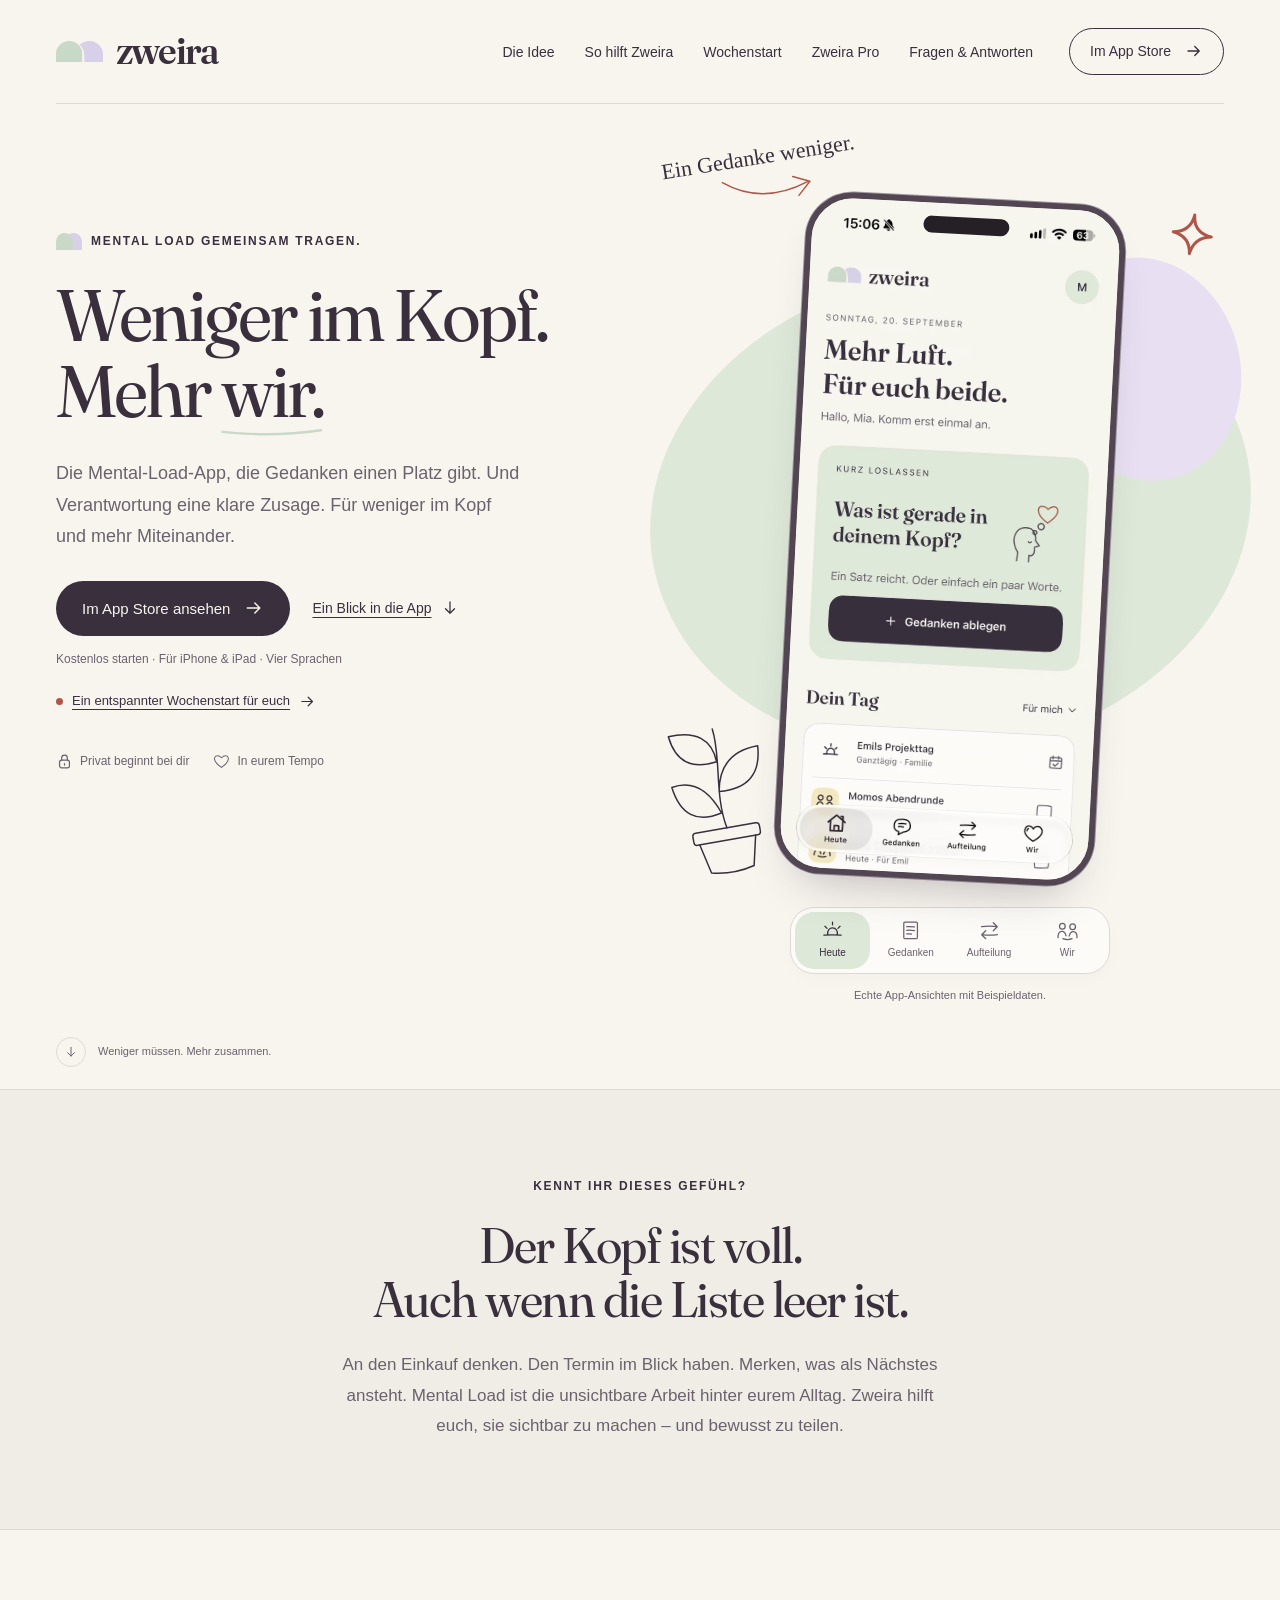
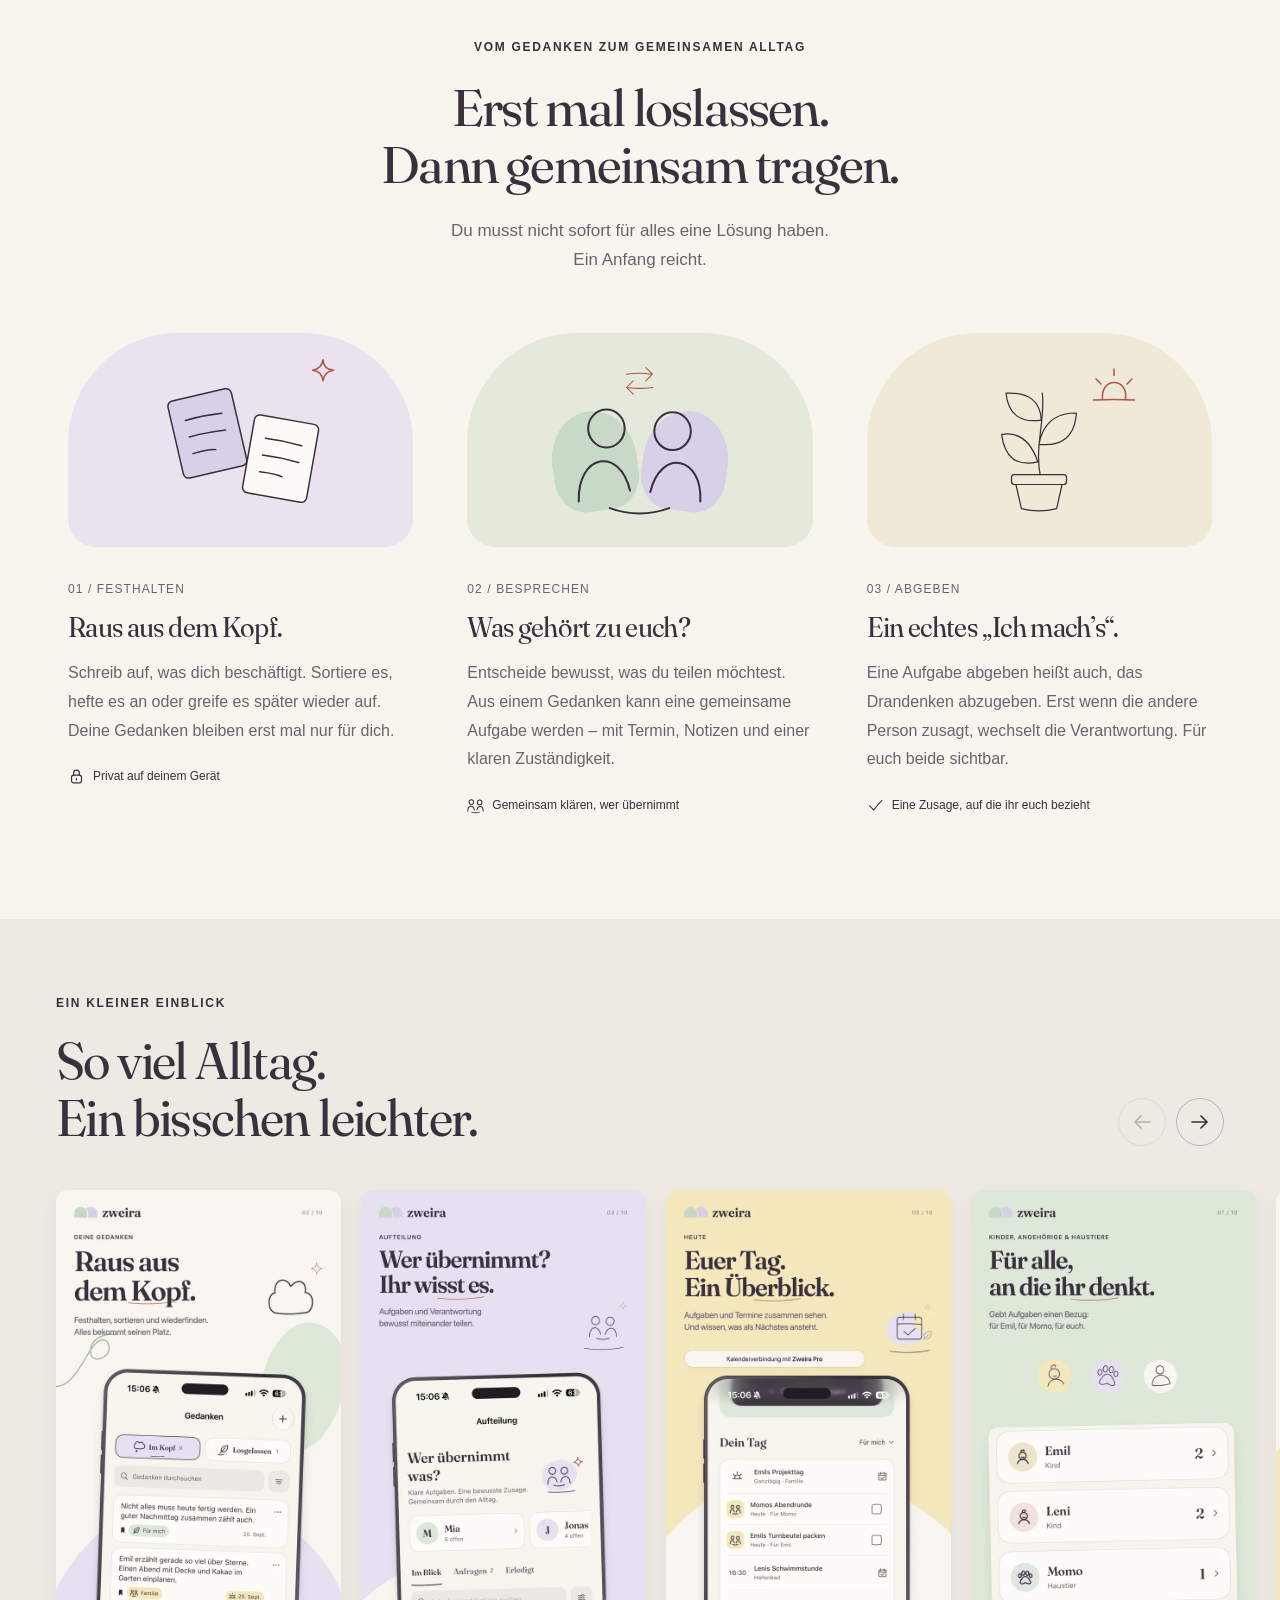
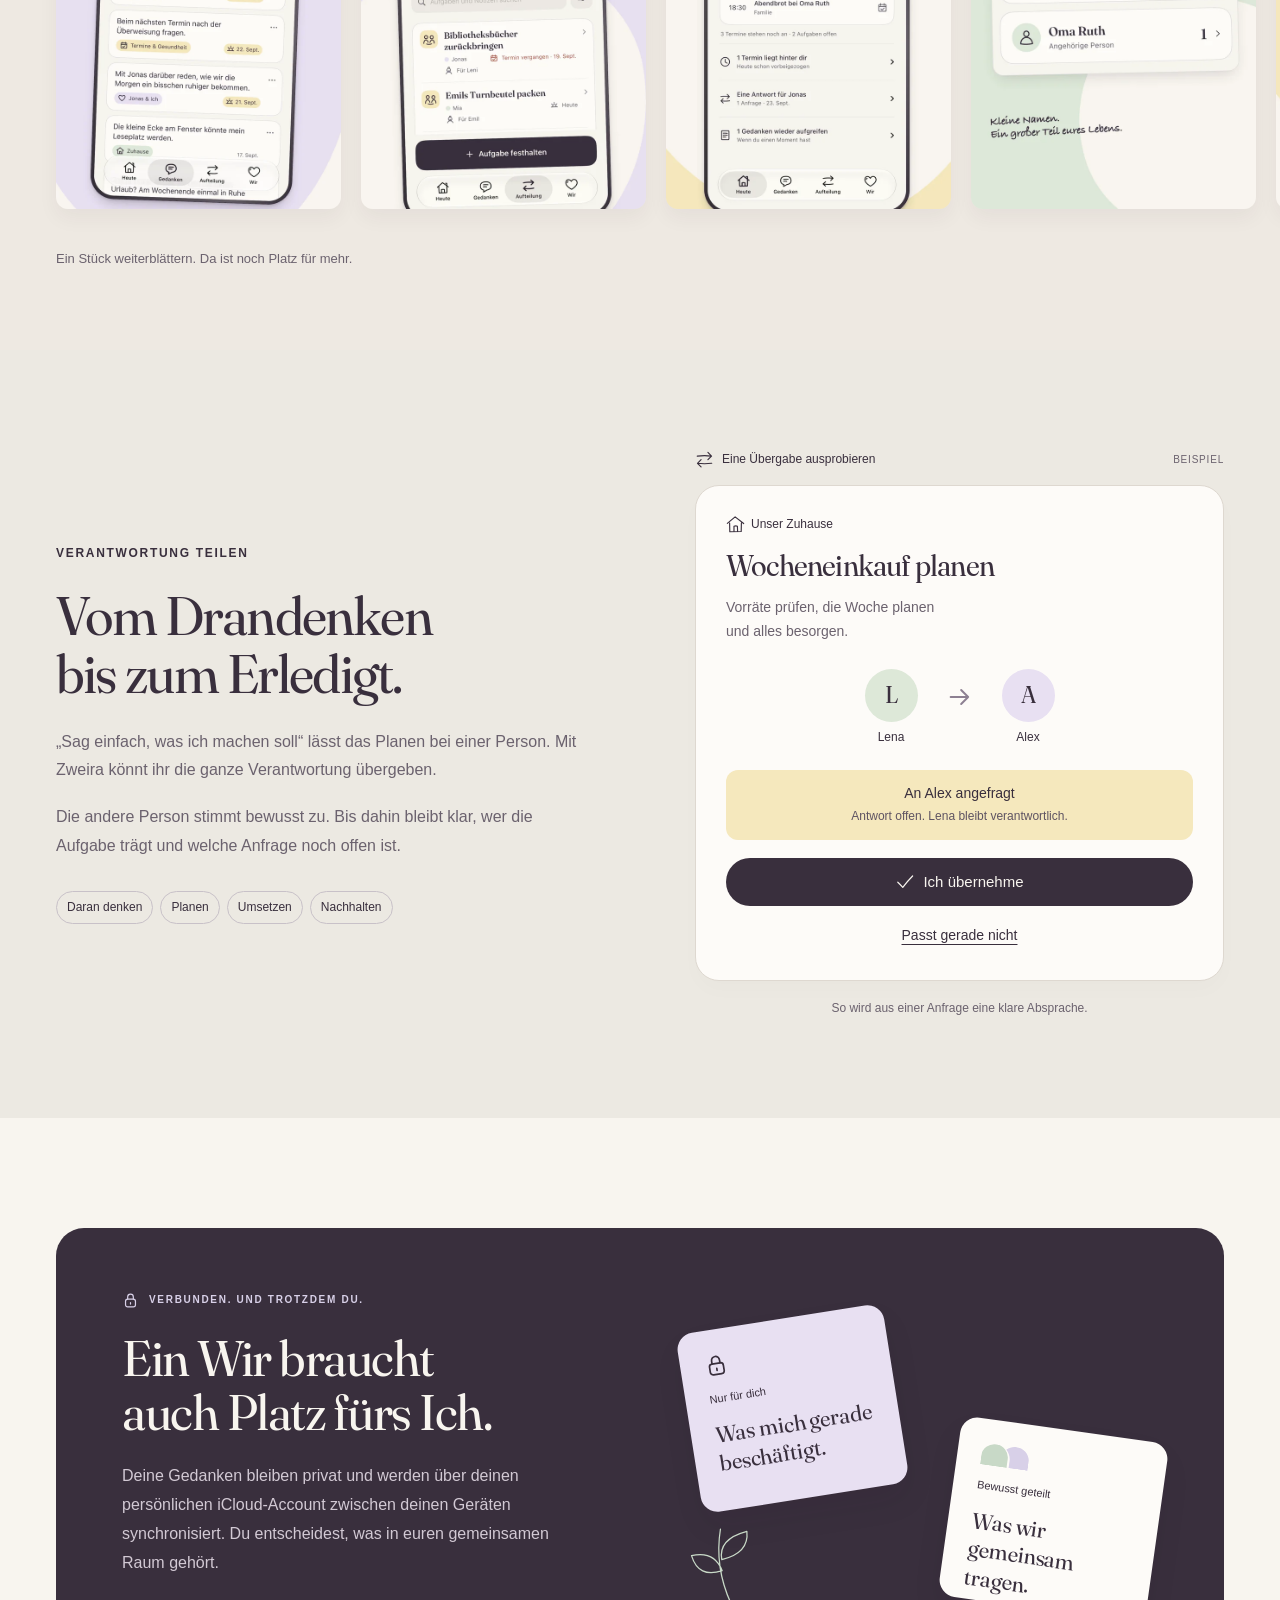
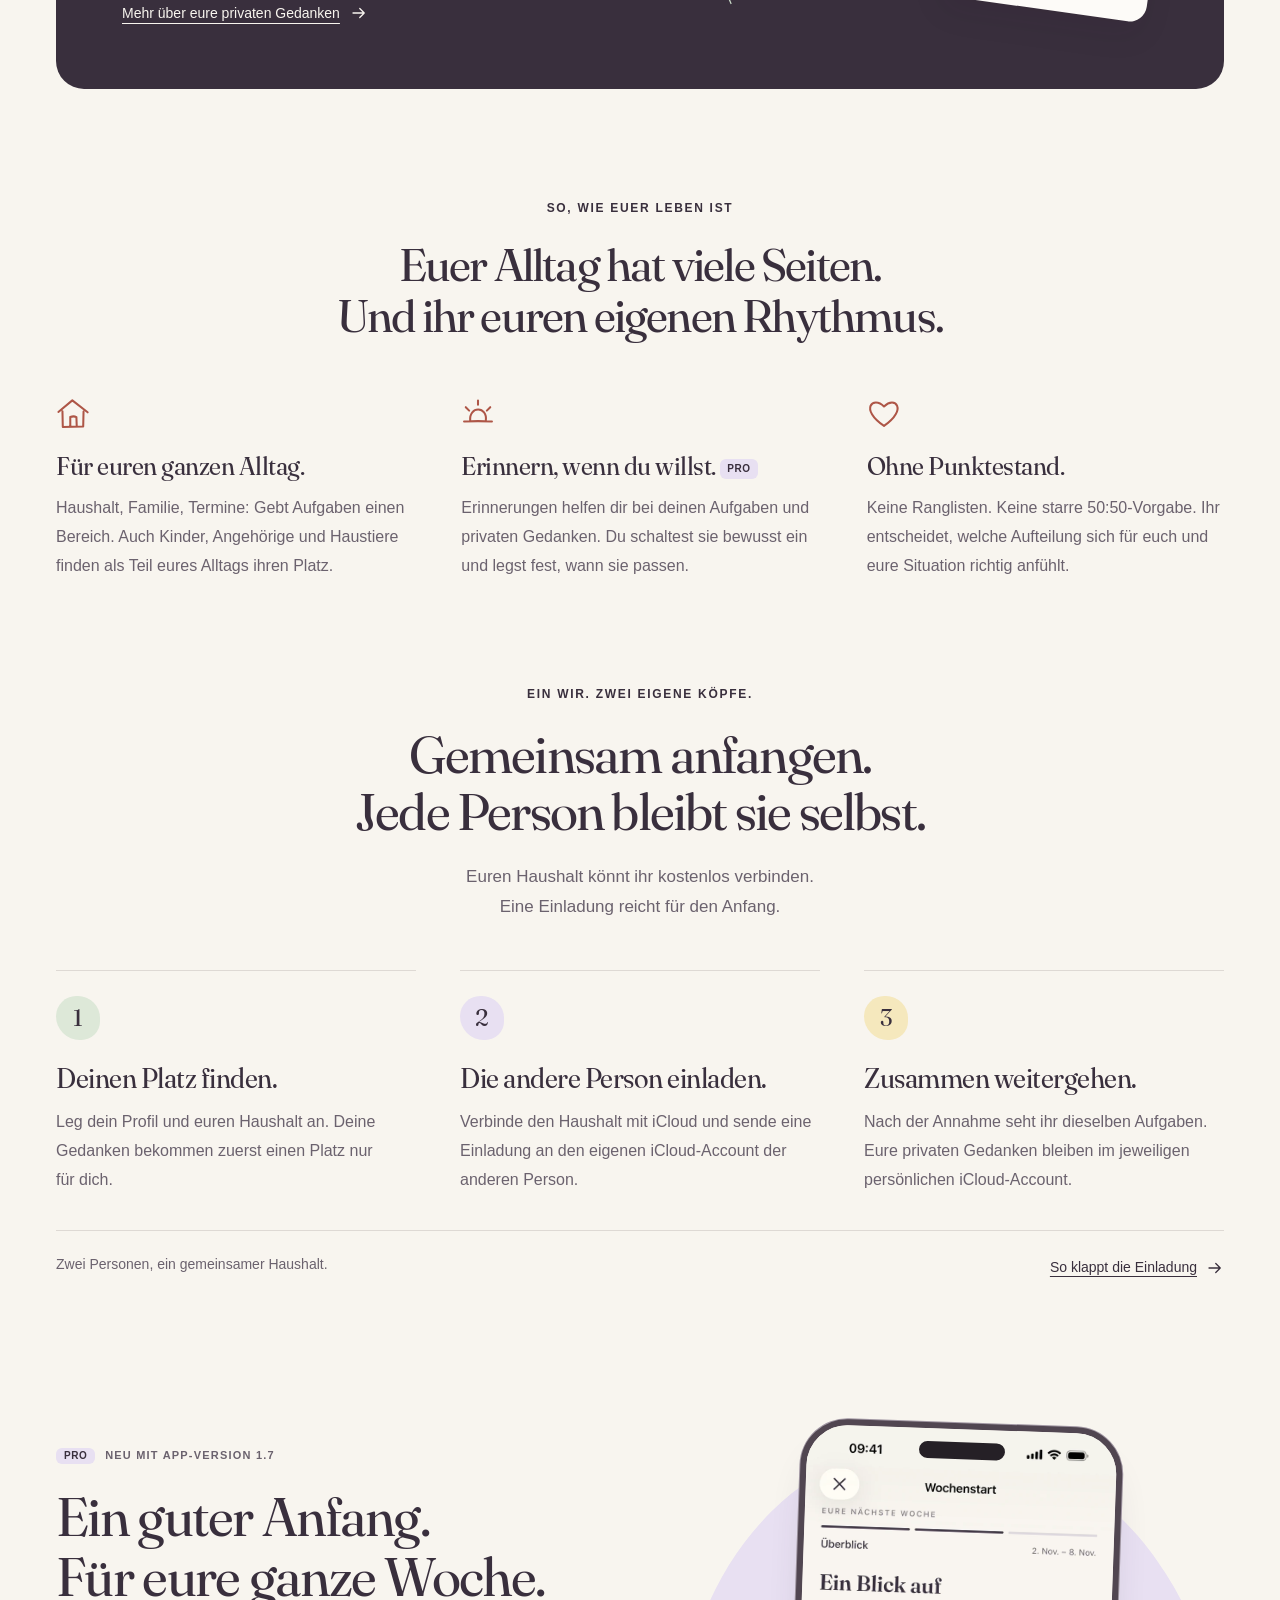
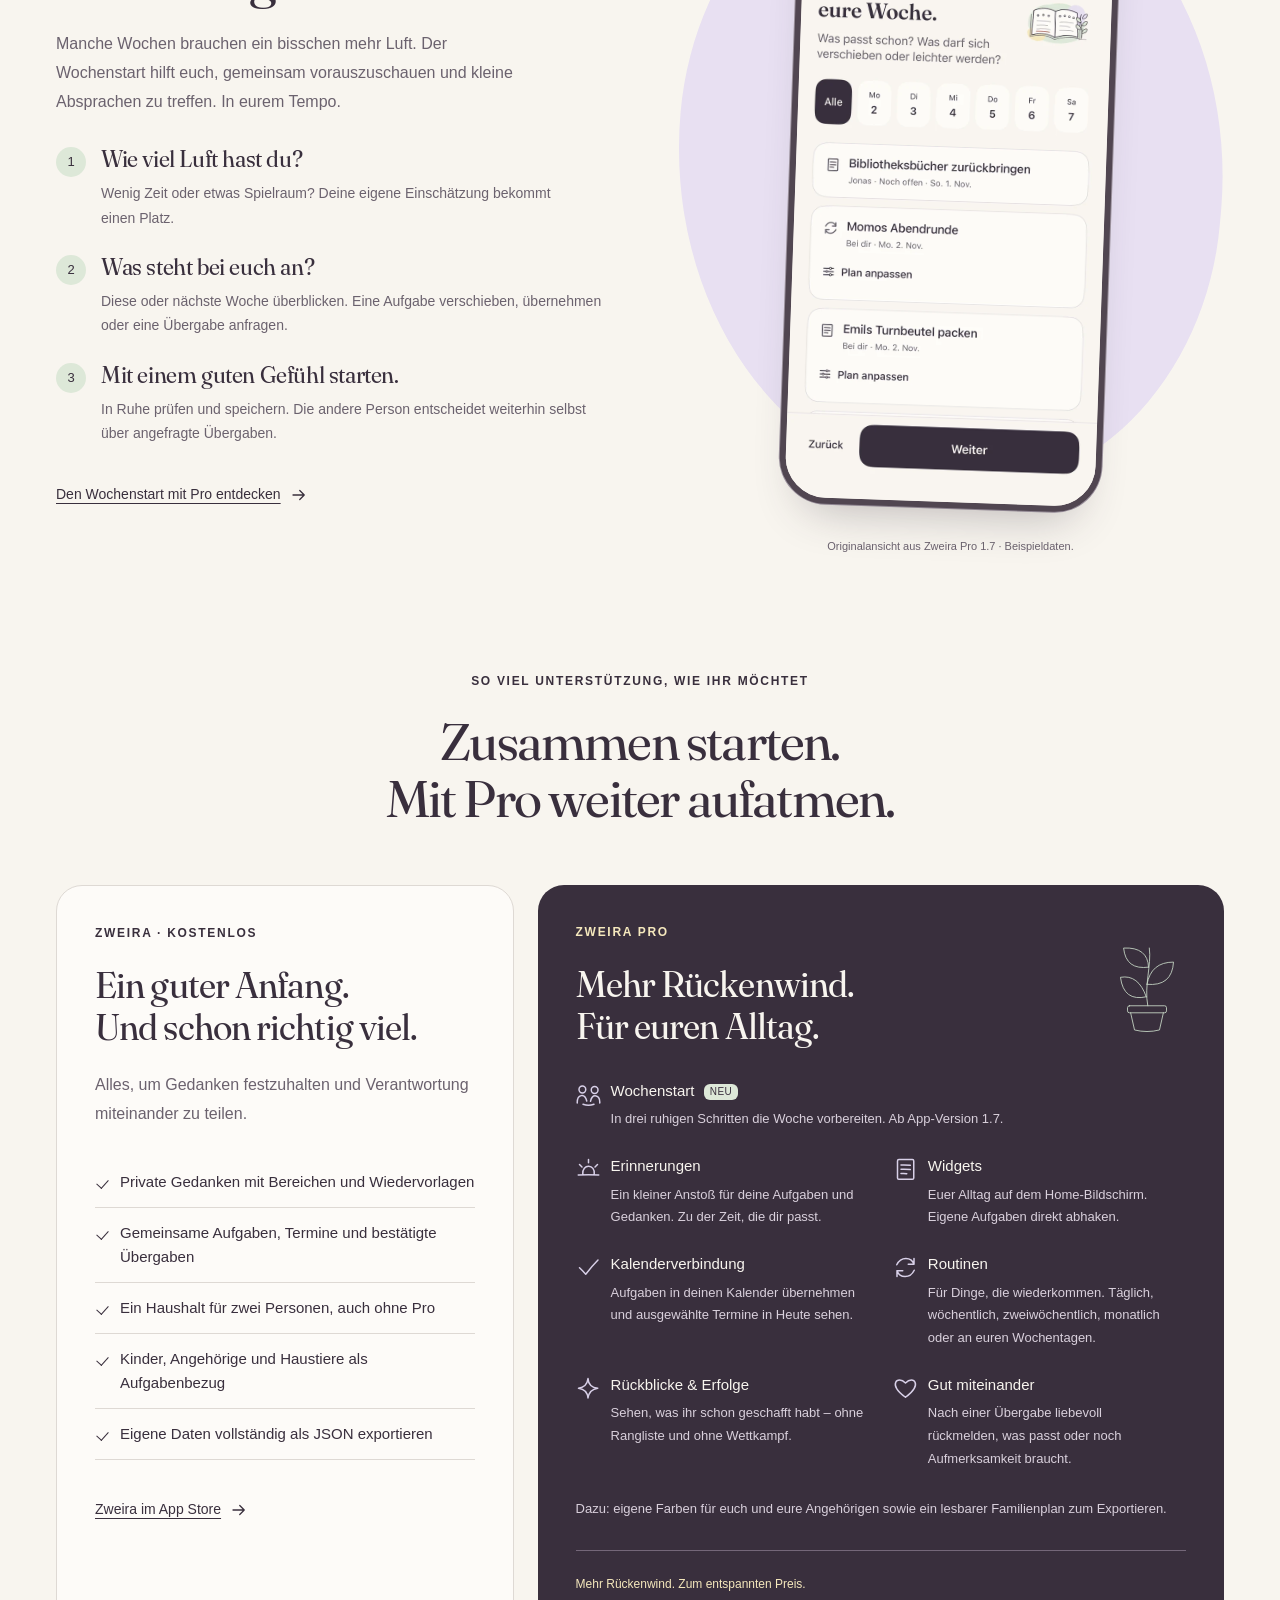
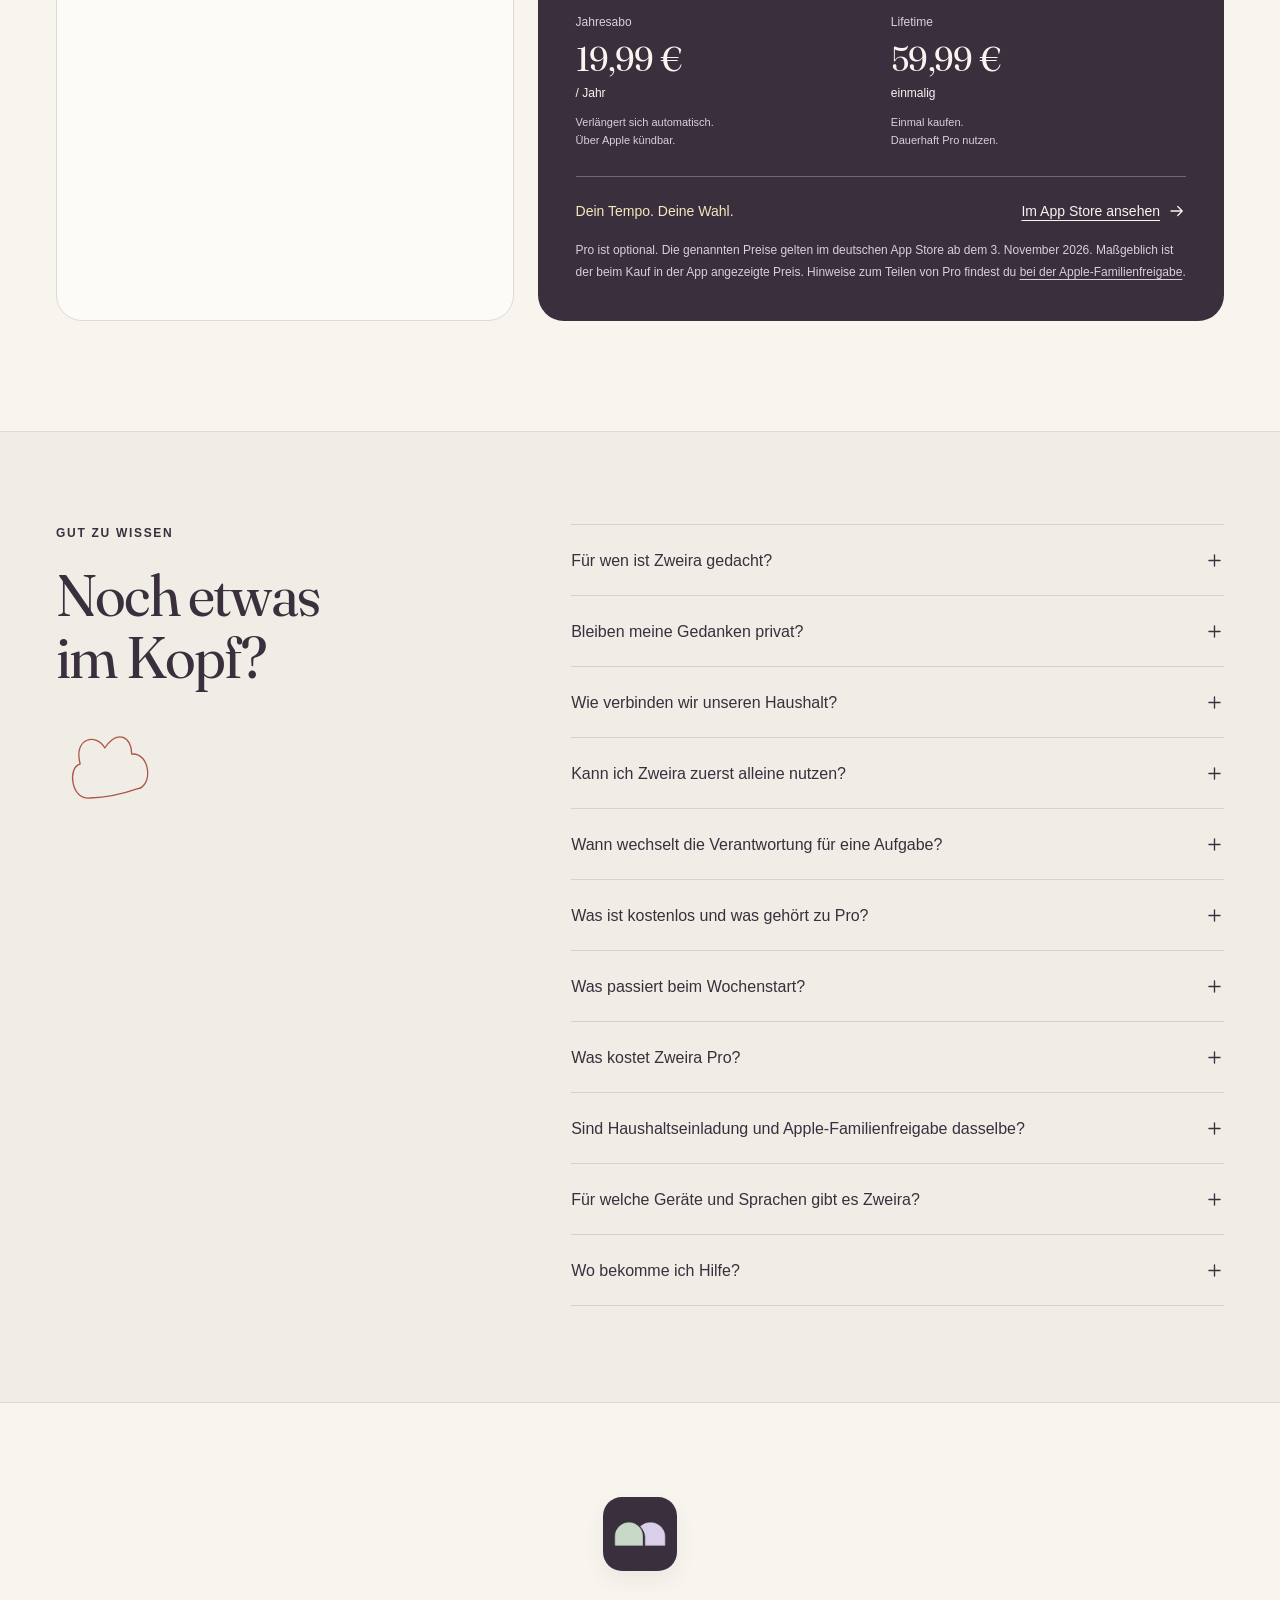
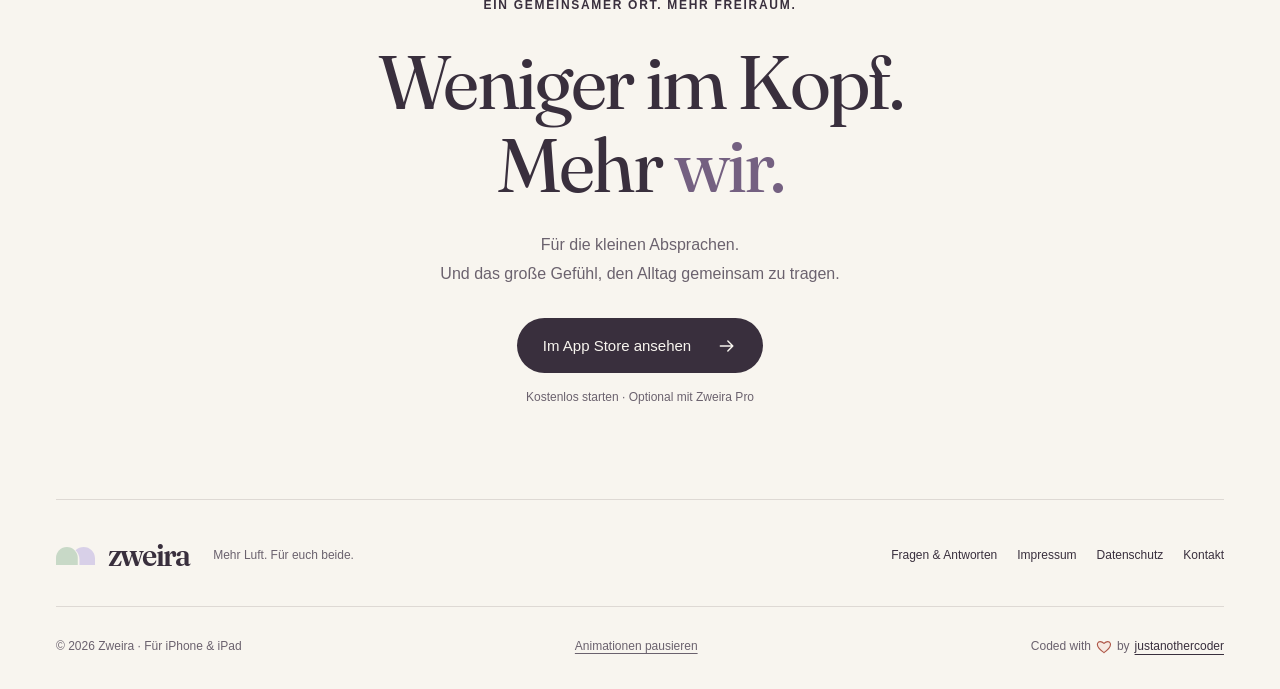
<file: index.html>
<!doctype html>
<html lang="de">
<head>
  <meta charset="utf-8">
  <meta name="viewport" content="width=device-width, initial-scale=1">
  <meta name="theme-color" content="#F8F5EF">
  <title>Zweira – Mental Load und Verantwortung gemeinsam teilen</title>
  <meta name="description" content="Gedanken festhalten, Verantwortung teilen und mit dem Pro-Wochenstart gemeinsam vorausblicken. Zweira für iPhone und iPad: weniger im Kopf, mehr wir.">
  <meta property="og:type" content="website">
  <meta property="og:locale" content="de_DE">
  <meta property="og:site_name" content="Zweira">
  <meta property="og:title" content="Zweira – Weniger im Kopf. Mehr wir.">
  <meta property="og:description" content="Private Gedanken. Klare Zusagen. Ein entspannter Wochenstart mit Pro. Zweira für iPhone und iPad. Kostenlos starten und Verantwortung bewusst teilen.">
  <meta name="twitter:card" content="summary_large_image">
  <meta property="og:image" content="https://zweira.de/assets/social-preview.png">
  <meta property="og:image:width" content="1200">
  <meta property="og:image:height" content="630">
  <meta property="og:image:alt" content="Zweira – Weniger im Kopf. Mehr wir. Mit echten Einblicken in die App für iPhone und iPad.">
  <meta name="apple-itunes-app" content="app-id=6814119210">
  <link rel="canonical" href="https://zweira.de/">
  <meta property="og:url" content="https://zweira.de/">
  <script type="application/ld+json">{"@context":"https://schema.org","@graph":[{"@type":"WebSite","@id":"https://zweira.de/#website","url":"https://zweira.de/","name":"Zweira","inLanguage":"de"},{"@type":"SoftwareApplication","name":"Zweira","applicationCategory":"LifestyleApplication","operatingSystem":"iOS 17.0 or later; iPadOS 17.0 or later","inLanguage":["de","en","fr","es"],"description":"Die Mental-Load-App für iPhone und iPad: private Gedanken festhalten, Verantwortung bewusst übergeben und mit Pro die Woche gemeinsam vorbereiten.","url":"https://zweira.de/","downloadUrl":"https://apps.apple.com/de/app/zweira-share-the-mental-load/id6814119210","image":"https://zweira.de/assets/app-icon.png","offers":[{"@type":"Offer","name":"Zweira kostenlos","price":"0","priceCurrency":"EUR"},{"@type":"Offer","name":"Zweira Pro Jahresabo – deutscher App Store","price":"19.99","priceCurrency":"EUR","validFrom":"2026-11-03T00:00:00+01:00","url":"https://apps.apple.com/de/app/zweira-share-the-mental-load/id6814119210"},{"@type":"Offer","name":"Zweira Pro Lifetime – deutscher App Store","price":"59.99","priceCurrency":"EUR","validFrom":"2026-11-03T00:00:00+01:00","url":"https://apps.apple.com/de/app/zweira-share-the-mental-load/id6814119210"}],"featureList":["Private Gedanken mit persönlicher iCloud-Synchronisierung","Gemeinsamer Haushalt für zwei Personen","Aufgaben mit bestätigter Übergabe","Kinder, Angehörige und Haustiere als Aufgabenkontext","Optionale Pro-Funktionen: Wochenstart ab Version 1.7, Erinnerungen, Widgets, Kalender, Routinen und Rückblicke"]}]}</script>
  <link rel="icon" href="assets/favicon.png" type="image/png">
  <link rel="apple-touch-icon" href="assets/apple-touch-icon.png">
  <link rel="preload" href="assets/Fraunces72pt-Regular.ttf" as="font" type="font/ttf" crossorigin>
  <link rel="stylesheet" href="styles.css?v=20261102-native-weekstart">
  <script src="app.js?v=20261102-weekstart" defer></script>
</head>
<body>
  <a class="skip-link" href="#inhalt">Zum Inhalt</a>
  <svg class="svg-library" xmlns="http://www.w3.org/2000/svg" aria-hidden="true"><defs>
    <!-- Faithful web adaptations of Zweira/Shared/SketchIcons.swift and UI/Illustrations.swift. -->
    <symbol id="i-arrow" viewBox="0 0 24 24"><path d="M4 12h15m-6-6 6 6-6 6"/></symbol>
    <symbol id="i-down" viewBox="0 0 24 24"><path d="M12 4v15m-6-6 6 6 6-6"/></symbol>
    <symbol id="i-lock" viewBox="0 0 24 24"><rect x="5" y="10" width="14" height="11" rx="3"/><path d="M8 10V7a4 4 0 0 1 8 0v3m-4 5v2"/></symbol>
    <symbol id="i-plus" viewBox="0 0 24 24"><path d="M12 5v14M5 12h14"/></symbol>
    <symbol id="i-check" viewBox="0 0 100 100"><path d="M14 51Q26 62 39 77Q65 43 88 20"/></symbol>
    <symbol id="i-home" viewBox="0 0 100 100"><path d="M7 44 48 10 93 45M19 42 20 88 80 87 81 43M42 86V59Q52 55 60 59L61 86"/></symbol>
    <symbol id="i-note" viewBox="0 0 100 100"><rect x="18" y="10" width="65" height="79" rx="5.5"/><path d="M32 32Q50 31 69 33.2M32 49Q50 48 69 50.2M32 66Q50 65 55 67.2"/></symbol>
    <symbol id="i-handoff" viewBox="0 0 100 100"><path d="M12 32Q51 27 86 32M68 13 87 32 68 51M88 70Q49 75 14 70M32 51 13 70 32 89"/></symbol>
    <symbol id="i-family" viewBox="0 0 100 100"><ellipse cx="25.5" cy="30" rx="13.5" ry="14"/><ellipse cx="74.5" cy="32" rx="13.5" ry="14"/><path d="M5 84C4 49 35 43 43 76M58 77C66 44 97 51 95 84M28 89Q50 97 72 89"/></symbol>
    <symbol id="i-sun" viewBox="0 0 100 100"><path d="M9 72Q50 70 91 72M27 70C23 25 79 27 73 70M50 10V23M14 30 24 40M86 30 76 40"/></symbol>
    <symbol id="i-cycle" viewBox="0 0 100 100"><path d="M15 39C32 4 73 7 84 37M84 14V37H61M85 61C68 96 27 93 16 63M16 86V63H39"/></symbol>
    <symbol id="i-spark" viewBox="0 0 100 100"><path d="M48 10Q50 45 87 49Q53 54 48 88Q45 54 10 49Q44 44 48 10"/></symbol>
    <symbol id="i-heart" viewBox="0 0 100 100"><path d="M50 85C-23 36 18-5 50 28C82-5 121 36 50 85"/></symbol>
    <symbol id="art-plant" viewBox="0 0 200 260"><g fill="none" stroke="currentColor" stroke-width="2.2" stroke-linecap="round" stroke-linejoin="round">
      <path pathLength="1" d="M102 182C92 130 112 78 106 34M104 83Q46 91 40 34Q102 31 104 83M100 127Q110 70 168 70Q164 133 100 127M98 159Q40 172 32 109Q78 101 98 159"/>
      <rect pathLength="1" x="50" y="182" width="100" height="18" rx="5"/><path pathLength="1" d="m58 200 10 44q32 8 64 0l10-44"/>
    </g></symbol>
    <symbol id="art-cloud" viewBox="0 0 100 100"><path d="M22 81C-2 80 1 39 17 38C14 5 43 4 50 24C69 4 85 16 81 37C104 39 100 81 80 80Q50 85 22 81"/></symbol>
    <symbol id="art-sprig" viewBox="0 0 100 100"><path pathLength="1" d="M47 96Q39 48 58 6M47 55Q17 57 16 28Q44 29 47 55M50 42Q52 17 88 17Q84 43 50 42"/></symbol>
  </defs></svg>
  <header class="site-header wrap">
    <a class="brand" href="#" aria-label="Zweira – Startseite"><img src="assets/brand-mark.svg" width="47" height="22" alt=""><span>zweira</span></a>
    <nav class="desktop-nav" aria-label="Hauptnavigation"><a href="#idee">Die Idee</a><a href="#funktionen">So hilft Zweira</a><a href="#wochenstart">Wochenstart</a><a href="#pro">Zweira Pro</a><a href="#fragen">Fragen & Antworten</a></nav>
    <a class="header-cta" href="https://apps.apple.com/de/app/zweira-share-the-mental-load/id6814119210">Im App Store <svg class="icon" aria-hidden="true"><use href="#i-arrow"/></svg></a>
    <button class="menu-toggle" aria-expanded="false" aria-controls="mobile-nav" aria-label="Menü öffnen"><span></span><span></span></button>
  </header>
  <nav id="mobile-nav" class="mobile-nav" aria-label="Mobile Navigation" hidden><a href="#idee">Die Idee</a><a href="#funktionen">So hilft Zweira</a><a href="#fragen">Fragen & Antworten</a><a href="#wochenstart">Wochenstart</a><a href="#pro">Zweira Pro</a><a href="https://apps.apple.com/de/app/zweira-share-the-mental-load/id6814119210">Im App Store ansehen</a></nav>
  <main id="inhalt">
    <section class="hero wrap" aria-labelledby="hero-title">
      <div class="hero-copy">
        <p class="eyebrow"><span class="tiny-mark" aria-hidden="true"></span> Mental Load gemeinsam tragen.</p>
        <h1 id="hero-title">Weniger im Kopf.<br>Mehr <span class="underlined">wir.<svg viewBox="0 0 260 19" aria-hidden="true"><path d="M4 9Q128 23 255 5"/></svg></span></h1>
        <p class="hero-description">Die Mental-Load-App, die Gedanken einen Platz gibt. Und Verantwortung eine klare Zusage. Für weniger im Kopf und mehr Miteinander.</p>
        <div class="hero-actions"><a class="button primary store-link" href="https://apps.apple.com/de/app/zweira-share-the-mental-load/id6814119210">Im App Store ansehen <svg class="icon" aria-hidden="true"><use href="#i-arrow"/></svg></a><a class="text-button" href="#einblicke">Ein Blick in die App <svg class="icon" aria-hidden="true"><use href="#i-down"/></svg></a></div>
        <p class="availability">Kostenlos starten · Für iPhone & iPad · Vier Sprachen</p>
        <a class="hero-news" href="#wochenstart"><span class="news-dot" aria-hidden="true"></span> Ein entspannter Wochenstart für euch <svg class="icon" aria-hidden="true"><use href="#i-arrow"/></svg></a>
        <div class="hero-values"><span><svg class="icon" aria-hidden="true"><use href="#i-lock"/></svg> Privat beginnt bei dir</span><span><svg class="icon" aria-hidden="true"><use href="#i-heart"/></svg> In eurem Tempo</span></div>
      </div>
      <div class="hero-stage actual-preview">
        <div class="hero-orbit" aria-hidden="true"></div>
        <svg class="plant-drawing gentle-float" aria-hidden="true"><use href="#art-plant"/></svg>
        <svg class="hero-spark icon" aria-hidden="true"><use href="#i-spark"/></svg>
        <div class="handwritten-note" aria-hidden="true">Ein Gedanke weniger.<svg viewBox="0 0 120 55"><path d="M3 8Q47 43 106 23m-17-9 20 9-16 15"/></svg></div>
        <div class="screen-switcher">
          <div id="screen-heute" class="screen-panel" role="tabpanel" aria-labelledby="tab-heute" tabindex="0" ><div class="device-frame"><img src="assets/screenshots/today.webp" width="720" height="1565" alt="Heute in Zweira: Gedanken festhalten und die nächsten Aufgaben und Termine überblicken." fetchpriority="high" decoding="async"><span class="device-island" aria-hidden="true"></span></div></div>
          <div id="screen-gedanken" class="screen-panel" role="tabpanel" aria-labelledby="tab-gedanken" tabindex="0" hidden><div class="device-frame"><img src="assets/screenshots/thoughts.webp" width="720" height="1565" alt="Gedanken in Zweira mit Bereichen, angehefteten Einträgen und Wiedervorlagen." loading="lazy" decoding="async"><span class="device-island" aria-hidden="true"></span></div></div>
          <div id="screen-aufteilung" class="screen-panel" role="tabpanel" aria-labelledby="tab-aufteilung" tabindex="0" hidden><div class="device-frame"><img src="assets/screenshots/responsibilities.webp" width="720" height="1565" alt="Aufteilung in Zweira mit Personenprofilen, gemeinsamen Aufgaben und offenen Anfragen." loading="lazy" decoding="async"><span class="device-island" aria-hidden="true"></span></div></div>
          <div id="screen-wir" class="screen-panel" role="tabpanel" aria-labelledby="tab-wir" tabindex="0" hidden><div class="device-frame"><img src="assets/screenshots/together.webp" width="720" height="1565" alt="Wir in Zweira: der gemeinsame Haushalt mit zwei Personen und Familieneinträgen." loading="lazy" decoding="async"><span class="device-island" aria-hidden="true"></span></div></div>
          <div class="screenshot-tabs" role="tablist" aria-label="App-Ansicht auswählen"><button id="tab-heute" role="tab" aria-selected="true" aria-controls="screen-heute" tabindex="0" data-tab="heute"><svg class="icon" aria-hidden="true"><use href="#i-sun"/></svg>Heute</button><button id="tab-gedanken" role="tab" aria-selected="false" aria-controls="screen-gedanken" tabindex="-1" data-tab="gedanken"><svg class="icon" aria-hidden="true"><use href="#i-note"/></svg>Gedanken</button><button id="tab-aufteilung" role="tab" aria-selected="false" aria-controls="screen-aufteilung" tabindex="-1" data-tab="aufteilung"><svg class="icon" aria-hidden="true"><use href="#i-handoff"/></svg>Aufteilung</button><button id="tab-wir" role="tab" aria-selected="false" aria-controls="screen-wir" tabindex="-1" data-tab="wir"><svg class="icon" aria-hidden="true"><use href="#i-family"/></svg>Wir</button></div>
          <p class="preview-caption">Echte App-Ansichten mit Beispieldaten.</p>
        </div>
      </div>
      <a class="scroll-cue" href="#idee"><svg class="icon" aria-hidden="true"><use href="#i-down"/></svg><span>Weniger müssen. Mehr zusammen.</span></a>
    </section>
    <section class="intro-section" id="idee"><div class="wrap intro-inner"><p class="eyebrow">Kennt ihr dieses Gefühl?</p><h2>Der Kopf ist voll.<br>Auch wenn die Liste leer ist.</h2><p>An den Einkauf denken. Den Termin im Blick haben. Merken, was als Nächstes ansteht. Mental Load ist die unsichtbare Arbeit hinter eurem Alltag. Zweira hilft euch, sie sichtbar zu machen – und bewusst zu teilen.</p></div></section>
    <section class="features-section wrap" id="funktionen" aria-labelledby="features-title">
      <div class="section-heading reveal"><p class="eyebrow">Vom Gedanken zum gemeinsamen Alltag</p><h2 id="features-title">Erst mal loslassen.<br>Dann gemeinsam tragen.</h2><p>Du musst nicht sofort für alles eine Lösung haben.<br>Ein Anfang reicht.</p></div>
      <div class="features-grid">
        <article class="feature-card reveal"><div class="feature-art art-thoughts" aria-hidden="true"><div class="note-sheet note-back"><svg class="icon"><use href="#i-note"/></svg></div><div class="note-sheet note-front"><svg class="icon"><use href="#i-note"/></svg></div><svg class="art-spark icon"><use href="#i-spark"/></svg></div><span class="step-label">01 / Festhalten</span><h3>Raus aus dem Kopf.</h3><p>Schreib auf, was dich beschäftigt. Sortiere es, hefte es an oder greife es später wieder auf. Deine Gedanken bleiben erst mal nur für dich.</p><span class="feature-detail"><svg class="icon" aria-hidden="true"><use href="#i-lock"/></svg> Privat auf deinem Gerät</span></article>
        <article class="feature-card reveal"><div class="feature-art art-together" aria-hidden="true"><svg class="family-art icon"><use href="#i-family"/></svg><svg class="handoff-art icon"><use href="#i-handoff"/></svg><span class="person-disc sage"></span><span class="person-disc lavender"></span></div><span class="step-label">02 / Besprechen</span><h3>Was gehört zu euch?</h3><p>Entscheide bewusst, was du teilen möchtest. Aus einem Gedanken kann eine gemeinsame Aufgabe werden – mit Termin, Notizen und einer klaren Zuständigkeit.</p><span class="feature-detail"><svg class="icon" aria-hidden="true"><use href="#i-family"/></svg> Gemeinsam klären, wer übernimmt</span></article>
        <article class="feature-card reveal"><div class="feature-art art-breathe" aria-hidden="true"><svg class="small-plant gentle-float"><use href="#art-plant"/></svg><svg class="small-sun icon"><use href="#i-sun"/></svg></div><span class="step-label">03 / Abgeben</span><h3>Ein echtes „Ich mach’s“.</h3><p>Eine Aufgabe abgeben heißt auch, das Drandenken abzugeben. Erst wenn die andere Person zusagt, wechselt die Verantwortung. Für euch beide sichtbar.</p><span class="feature-detail"><svg class="icon" aria-hidden="true"><use href="#i-check"/></svg> Eine Zusage, auf die ihr euch bezieht</span></article>
      </div>
    </section>
    <section class="stories-section" id="einblicke" aria-labelledby="stories-title">
      <div class="wrap stories-heading"><div><p class="eyebrow">Ein kleiner Einblick</p><h2 id="stories-title">So viel Alltag.<br>Ein bisschen leichter.</h2></div><div class="gallery-controls" hidden><button class="gallery-arrow" data-gallery="previous" aria-label="Vorherige App-Ansicht" aria-controls="story-track"><svg class="icon" aria-hidden="true"><use href="#i-arrow"/></svg></button><button class="gallery-arrow" data-gallery="next" aria-label="Nächste App-Ansicht" aria-controls="story-track"><svg class="icon" aria-hidden="true"><use href="#i-arrow"/></svg></button></div></div>
      <ul class="story-track" id="story-track" tabindex="0" aria-label="Fünf Einblicke in Zweira, horizontal scrollbar"><li class="story-card"><img src="assets/stories/02-gedanken-ablegen.webp" width="660" height="1434" loading="lazy" decoding="async" alt="Raus aus dem Kopf. Gedanken festhalten, sortieren und wiederfinden."></li>
<li class="story-card"><img src="assets/stories/03-verantwortung-teilen.webp" width="660" height="1434" loading="lazy" decoding="async" alt="Wer übernimmt? Ihr wisst es. Gemeinsame Aufgaben und bewusste Zuständigkeiten."></li>
<li class="story-card"><img src="assets/stories/05-euer-tag.webp" width="660" height="1434" loading="lazy" decoding="async" alt="Euer Tag. Ein Überblick. Aufgaben und Termine zusammen; Kalenderverbindung mit Pro."></li>
<li class="story-card"><img src="assets/stories/07-fuer-alle-mitdenken.webp" width="660" height="1434" loading="lazy" decoding="async" alt="Für alle, an die ihr denkt. Aufgaben für Kinder, Angehörige und Haustiere."></li>
<li class="story-card"><img src="assets/stories/08-platz-fuer-schoenes.webp" width="660" height="1434" loading="lazy" decoding="async" alt="Auch Sternstunden. Platz für die Ideen und Momente, die euch guttun."></li></ul>
      <p class="gallery-hint wrap">Ein Stück weiterblättern. Da ist noch Platz für mehr.</p>
    </section>
    <section class="responsibility-section" aria-labelledby="responsibility-title"><div class="wrap responsibility-grid">
      <div class="responsibility-copy reveal"><p class="eyebrow">Verantwortung teilen</p><h2 id="responsibility-title">Vom Drandenken<br>bis zum Erledigt.</h2><p>„Sag einfach, was ich machen soll“ lässt das Planen bei einer Person. Mit Zweira könnt ihr die ganze Verantwortung übergeben.</p><p>Die andere Person stimmt bewusst zu. Bis dahin bleibt klar, wer die Aufgabe trägt und welche Anfrage noch offen ist.</p><ol class="responsibility-steps"><li>Daran denken</li><li>Planen</li><li>Umsetzen</li><li>Nachhalten</li></ol></div>
      <div class="handoff-demo reveal"><p class="demo-label"><svg class="icon" aria-hidden="true"><use href="#i-handoff"/></svg> Eine Übergabe ausprobieren <span>Beispiel</span></p><div class="handoff-card"><div class="task-heading"><svg class="icon" aria-hidden="true"><use href="#i-home"/></svg><span>Unser Zuhause</span></div><h3>Wocheneinkauf planen</h3><p>Vorräte prüfen, die Woche planen<br>und alles besorgen.</p><div class="handoff-people" aria-hidden="true"><span class="person"><b class="avatar sage">L</b>Lena</span><div class="transfer-line"><svg class="icon"><use href="#i-arrow"/></svg></div><span class="person"><b class="avatar lavender">A</b>Alex</span></div><div class="handoff-status" role="status" aria-live="polite" aria-atomic="true"><strong id="handoff-title">An Alex angefragt</strong><span id="handoff-description">Antwort offen. Lena bleibt verantwortlich.</span></div><div class="handoff-actions"><button id="accept-handoff" class="button primary"><svg class="icon" aria-hidden="true"><use href="#i-check"/></svg>Ich übernehme</button><button id="decline-handoff" class="text-button">Passt gerade nicht</button></div><button id="reset-handoff" class="text-button" hidden>Noch einmal ausprobieren <svg class="icon" aria-hidden="true"><use href="#i-cycle"/></svg></button></div><p class="demo-footnote">So wird aus einer Anfrage eine klare Absprache.</p></div>
    </div></section>
    <section class="privacy-section wrap reveal" id="privat" aria-labelledby="privacy-title"><div class="privacy-copy"><p class="eyebrow"><svg class="icon" aria-hidden="true"><use href="#i-lock"/></svg> Verbunden. Und trotzdem du.</p><h2 id="privacy-title">Ein Wir braucht<br>auch Platz fürs Ich.</h2><p>Deine Gedanken bleiben privat und werden über deinen persönlichen iCloud-Account zwischen deinen Geräten synchronisiert. Du entscheidest, was in euren gemeinsamen Raum gehört.</p><a href="#frage-privat" class="light-link">Mehr über eure privaten Gedanken <svg class="icon" aria-hidden="true"><use href="#i-arrow"/></svg></a></div><div class="privacy-visual" aria-hidden="true"><div class="privacy-personal"><svg class="icon"><use href="#i-lock"/></svg><span>Nur für dich</span><p>Was mich gerade<br>beschäftigt.</p></div><div class="privacy-shared"><img src="assets/brand-mark.svg" width="58" height="27" alt=""><span>Bewusst geteilt</span><p>Was wir gemeinsam<br>tragen.</p></div><svg class="privacy-sprig icon gentle-float"><use href="#art-sprig"/></svg></div></section>
    <section class="everyday-section wrap" aria-labelledby="everyday-title"><div class="section-heading reveal"><p class="eyebrow">So, wie euer Leben ist</p><h2 id="everyday-title">Euer Alltag hat viele Seiten.<br>Und ihr euren eigenen Rhythmus.</h2></div><div class="everyday-grid"><article class="reveal"><svg class="icon" aria-hidden="true"><use href="#i-home"/></svg><h3>Für euren ganzen Alltag.</h3><p>Haushalt, Familie, Termine: Gebt Aufgaben einen Bereich. Auch Kinder, Angehörige und Haustiere finden als Teil eures Alltags ihren Platz.</p></article><article class="reveal"><svg class="icon" aria-hidden="true"><use href="#i-sun"/></svg><h3>Erinnern, wenn du willst. <span class="inline-pro">Pro</span></h3><p>Erinnerungen helfen dir bei deinen Aufgaben und privaten Gedanken. Du schaltest sie bewusst ein und legst fest, wann sie passen.</p></article><article class="reveal"><svg class="icon" aria-hidden="true"><use href="#i-heart"/></svg><h3>Ohne Punktestand.</h3><p>Keine Ranglisten. Keine starre 50:50-Vorgabe. Ihr entscheidet, welche Aufteilung sich für euch und eure Situation richtig anfühlt.</p></article></div></section>
    <section class="connection-section wrap" id="gemeinsam" aria-labelledby="connection-title">
      <div class="section-heading"><p class="eyebrow">Ein Wir. Zwei eigene Köpfe.</p><h2 id="connection-title">Gemeinsam anfangen.<br>Jede Person bleibt sie selbst.</h2><p>Euren Haushalt könnt ihr kostenlos verbinden.<br>Eine Einladung reicht für den Anfang.</p></div>
      <ol class="connection-steps"><li><span class="step-number">1</span><h3>Deinen Platz finden.</h3><p>Leg dein Profil und euren Haushalt an. Deine Gedanken bekommen zuerst einen Platz nur für dich.</p></li><li><span class="step-number">2</span><h3>Die andere Person einladen.</h3><p>Verbinde den Haushalt mit iCloud und sende eine Einladung an den eigenen iCloud-Account der anderen Person.</p></li><li><span class="step-number">3</span><h3>Zusammen weitergehen.</h3><p>Nach der Annahme seht ihr dieselben Aufgaben. Eure privaten Gedanken bleiben im jeweiligen persönlichen iCloud-Account.</p></li></ol>
      <p class="connection-note">Zwei Personen, ein gemeinsamer Haushalt. <a href="#frage-einladung">So klappt die Einladung <svg class="icon" aria-hidden="true"><use href="#i-arrow"/></svg></a></p>
    </section>
    <section class="weekstart-section wrap" id="wochenstart" aria-labelledby="weekstart-title">
      <div class="weekstart-copy reveal">
        <p class="eyebrow"><span class="inline-pro">Pro</span> Neu mit App-Version 1.7</p>
        <h2 id="weekstart-title">Ein guter Anfang.<br>Für eure ganze Woche.</h2>
        <p>Manche Wochen brauchen ein bisschen mehr Luft. Der Wochenstart hilft euch, gemeinsam vorauszuschauen und kleine Absprachen zu treffen. In eurem Tempo.</p>
        <ol class="weekstart-steps">
          <li><span>1</span><div><h3>Wie viel Luft hast du?</h3><p>Wenig Zeit oder etwas Spielraum? Deine eigene Einschätzung bekommt einen Platz.</p></div></li>
          <li><span>2</span><div><h3>Was steht bei euch an?</h3><p>Diese oder nächste Woche überblicken. Eine Aufgabe verschieben, übernehmen oder eine Übergabe anfragen.</p></div></li>
          <li><span>3</span><div><h3>Mit einem guten Gefühl starten.</h3><p>In Ruhe prüfen und speichern. Die andere Person entscheidet weiterhin selbst über angefragte Übergaben.</p></div></li>
        </ol>
        <a class="text-button" href="#pro">Den Wochenstart mit Pro entdecken <svg class="icon" aria-hidden="true"><use href="#i-arrow"/></svg></a>
      </div>
      <figure class="weekstart-preview weekstart-native reveal">
        <div class="device-frame"><img src="assets/screenshots/weekstart.webp" width="720" height="1564" alt="Wochenstart in Zweira Pro mit Wochenübersicht und anstehenden Aufgaben." loading="lazy" decoding="async"><span class="device-island" aria-hidden="true"></span></div>
        <figcaption class="week-preview-caption">Originalansicht aus Zweira Pro 1.7 · Beispieldaten.</figcaption>
      </figure>
    </section>
    <section class="plans-section wrap" id="pro" aria-labelledby="plans-title">
      <div class="section-heading"><p class="eyebrow">So viel Unterstützung, wie ihr möchtet</p><h2 id="plans-title">Zusammen starten.<br>Mit Pro weiter aufatmen.</h2></div>
      <div class="plans-grid"><article class="free-plan"><p class="eyebrow">Zweira · Kostenlos</p><h3>Ein guter Anfang.<br>Und schon richtig viel.</h3><p>Alles, um Gedanken festzuhalten und Verantwortung miteinander zu teilen.</p><ul class="included-list"><li>Private Gedanken mit Bereichen und Wiedervorlagen</li><li>Gemeinsame Aufgaben, Termine und bestätigte Übergaben</li><li>Ein Haushalt für zwei Personen, auch ohne Pro</li><li>Kinder, Angehörige und Haustiere als Aufgabenbezug</li><li>Eigene Daten vollständig als JSON exportieren</li></ul><a class="text-button" href="https://apps.apple.com/de/app/zweira-share-the-mental-load/id6814119210">Zweira im App Store <svg class="icon" aria-hidden="true"><use href="#i-arrow"/></svg></a></article>
      <article class="pro-plan"><div class="pro-plan-heading"><div><p class="eyebrow">Zweira Pro</p><h3>Mehr Rückenwind.<br>Für euren Alltag.</h3></div><svg class="pro-plant gentle-float" aria-hidden="true"><use href="#art-plant"/></svg></div><ul class="pro-features"><li class="weekstart-pro-benefit"><svg class="icon" aria-hidden="true"><use href="#i-family"/></svg><div><h3>Wochenstart <span class="inline-pro">Neu</span></h3><p>In drei ruhigen Schritten die Woche vorbereiten. Ab App-Version 1.7.</p></div></li><li><svg class="icon" aria-hidden="true"><use href="#i-sun"/></svg><div><h3>Erinnerungen</h3><p>Ein kleiner Anstoß für deine Aufgaben und Gedanken. Zu der Zeit, die dir passt.</p></div></li><li><svg class="icon" aria-hidden="true"><use href="#i-note"/></svg><div><h3>Widgets</h3><p>Euer Alltag auf dem Home-Bildschirm. Eigene Aufgaben direkt abhaken.</p></div></li><li><svg class="icon" aria-hidden="true"><use href="#i-check"/></svg><div><h3>Kalenderverbindung</h3><p>Aufgaben in deinen Kalender übernehmen und ausgewählte Termine in Heute sehen.</p></div></li><li><svg class="icon" aria-hidden="true"><use href="#i-cycle"/></svg><div><h3>Routinen</h3><p>Für Dinge, die wiederkommen. Täglich, wöchentlich, zweiwöchentlich, monatlich oder an euren Wochentagen.</p></div></li><li><svg class="icon" aria-hidden="true"><use href="#i-spark"/></svg><div><h3>Rückblicke & Erfolge</h3><p>Sehen, was ihr schon geschafft habt – ohne Rangliste und ohne Wettkampf.</p></div></li><li><svg class="icon" aria-hidden="true"><use href="#i-heart"/></svg><div><h3>Gut miteinander</h3><p>Nach einer Übergabe liebevoll rückmelden, was passt oder noch Aufmerksamkeit braucht.</p></div></li></ul><p class="pro-extra">Dazu: eigene Farben für euch und eure Angehörigen sowie ein lesbarer Familienplan zum Exportieren.</p><div class="pro-pricing" aria-label="Pro-Preise im deutschen App Store"><p class="price-schedule" data-price-scheduled>Neue Pro-Preise ab <time datetime="2026-11-03">3. November 2026</time></p><p class="price-schedule" data-price-active hidden>Mehr Rückenwind. Zum entspannten Preis.</p><div class="price-options"><div><span>Jahresabo</span><strong>19,99 €<small> / Jahr</small></strong><p>Verlängert sich automatisch.<br>Über Apple kündbar.</p></div><div><span>Lifetime</span><strong>59,99 €<small> einmalig</small></strong><p>Einmal kaufen.<br>Dauerhaft Pro nutzen.</p></div></div></div><div class="pro-purchase"><span>Dein Tempo. Deine Wahl.</span><a href="https://apps.apple.com/de/app/zweira-share-the-mental-load/id6814119210">Im App Store ansehen <svg class="icon" aria-hidden="true"><use href="#i-arrow"/></svg></a></div><p class="plan-note">Pro ist optional. Die genannten Preise gelten im deutschen App Store ab dem 3. November 2026. Maßgeblich ist der beim Kauf in der App angezeigte Preis. Hinweise zum Teilen von Pro findest du <a href="#frage-familysharing">bei der Apple-Familienfreigabe</a>.</p></article></div>
    </section>
    <section class="faq-section" id="fragen" aria-labelledby="faq-title"><div class="wrap faq-grid"><div class="faq-intro reveal"><p class="eyebrow">Gut zu wissen</p><h2 id="faq-title">Noch etwas<br>im Kopf?</h2><svg class="faq-cloud icon gentle-float" aria-hidden="true"><use href="#art-cloud"/></svg></div><div class="faq-list reveal">
      <details><summary>Für wen ist Zweira gedacht?<svg class="icon" aria-hidden="true"><use href="#i-plus"/></svg></summary><p>Für Paare und zwei Menschen, die einen Haushalt teilen und den Mental Load bewusster aufteilen möchten – mit oder ohne Kinder. Kinder, Angehörige und Haustiere können als Aufgabenbezug angelegt werden. Sie bekommen dadurch keinen eigenen App-Zugang.</p></details>
      <details id="frage-privat"><summary>Bleiben meine Gedanken privat?<svg class="icon" aria-hidden="true"><use href="#i-plus"/></svg></summary><p>Ja. Private Gedanken liegen getrennt von eurem Haushalt und werden über deinen persönlichen iCloud-Account zwischen deinen eigenen Geräten synchronisiert. Mit der anderen Person werden sie nicht automatisch geteilt. Nur du entscheidest, welchen Gedanken du teilst oder in eine gemeinsame Aufgabe umwandelst.</p></details>
      <details id="frage-einladung"><summary>Wie verbinden wir unseren Haushalt?<svg class="icon" aria-hidden="true"><use href="#i-plus"/></svg></summary><p>Eine Person legt euren Haushalt an, verbindet ihn mit iCloud und verschickt eine Einladung an den iCloud-Account der anderen Person. Diese installiert Zweira, legt ihr eigenes Profil an und nimmt die Einladung an. Beide benötigen iCloud und eine Internetverbindung. Pro oder eine gemeinsame Apple-Familie sind dafür nicht erforderlich. Die eingeladene Person sollte zunächst keinen eigenen Haushalt anlegen. Ein bereits bestehender eigener Haushalt muss vor dem Beitritt exportiert und aufgelöst beziehungsweise verlassen werden; er wird nicht automatisch mit eurem gemeinsamen Haushalt zusammengeführt.</p></details>
      <details><summary>Kann ich Zweira zuerst alleine nutzen?<svg class="icon" aria-hidden="true"><use href="#i-plus"/></svg></summary><p>Ja. Gedanken und ein lokaler Familienplan funktionieren ohne Zweira-Konto und ohne Verbindung zu einer zweiten Person. Du kannst den gemeinsamen Raum später über iCloud verbinden.</p></details>
      <details><summary>Wann wechselt die Verantwortung für eine Aufgabe?<svg class="icon" aria-hidden="true"><use href="#i-plus"/></svg></summary><p>Erst wenn die andere Person die Übergabe annimmt. Bis dahin bleibt sichtbar, wer verantwortlich ist und welche Anfrage noch offen ist. Eine Anfrage lässt sich auch ablehnen oder zurückziehen.</p></details>
      <details id="frage-pro"><summary>Was ist kostenlos und was gehört zu Pro?<svg class="icon" aria-hidden="true"><use href="#i-plus"/></svg></summary><p>Gedanken, normale Aufgaben, Termine, der gemeinsame Haushalt, Einladungen und der vollständige Datenexport als JSON sind kostenlos. Pro ergänzt den Wochenstart ab App-Version 1.7, Erinnerungen, Widgets, Kalenderverbindung, neue Routinen, Rückblicke und Erfolge, liebevolle Rückmeldungen zu abgeschlossenen Übergaben, eigene Farben und einen lesbaren Planexport. Es gibt ein Jahresabo und einen Lifetime-Kauf. Ein Ende von Pro löscht keine Gedanken oder Aufgaben.</p></details>
      <details id="frage-wochenstart"><summary>Was passiert beim Wochenstart?<svg class="icon" aria-hidden="true"><use href="#i-plus"/></svg></summary><p>Mit App-Version 1.7 ergänzt Pro einen kurzen Ablauf für diese oder nächste Woche: Du schätzt deine eigene Kapazität ein, schaust auf anstehende Aufgaben und prüfst deine Änderungen vor dem Speichern. Vorschläge bleiben freiwillig. Eine angefragte Übergabe wird erst durch die andere Person bestätigt. Private Kalenderdaten und Gedanken bleiben außen vor. Bei Routinen siehst du den nächsten bereits gespeicherten Termin. Für einen gemeinsamen Wochenstart benötigen beide Personen die aktualisierte App.</p></details>
      <details id="frage-preise"><summary>Was kostet Zweira Pro?<svg class="icon" aria-hidden="true"><use href="#i-plus"/></svg></summary><p>Ab dem 3. November 2026 kostet Pro im deutschen App Store 19,99 € pro Jahr oder einmalig 59,99 € als Lifetime-Kauf. Das Jahresabo verlängert sich automatisch und lässt sich über Apple kündigen. Die beiden Angebote sind Alternativen. Maßgeblich ist der Preis, der dir vor dem Kauf in der App angezeigt wird.</p></details>
      <details id="frage-familysharing"><summary>Sind Haushaltseinladung und Apple-Familienfreigabe dasselbe?<svg class="icon" aria-hidden="true"><use href="#i-plus"/></svg></summary><p>Nein. Die Einladung verbindet eure Haushaltsdaten und funktioniert unabhängig von Pro. Apples Familienfreigabe kann dagegen den Pro-Kauf mit Mitgliedern deiner Apple-Familie teilen, wenn das gewählte Produkt und eure Apple-Einstellungen die Freigabe erlauben. Sie verbindet keinen Haushalt und gibt keine privaten Gedanken frei. Beide Personen behalten ihren eigenen Apple Account.</p></details>
      <details><summary>Für welche Geräte und Sprachen gibt es Zweira?<svg class="icon" aria-hidden="true"><use href="#i-plus"/></svg></summary><p>Zweira gibt es für iPhone und iPad ab iOS beziehungsweise iPadOS 17. Auf dem iPad gibt es eine eigene Oberfläche mit Seitenleiste sowie Hoch- und Querformat. Die App spricht Deutsch, Englisch, Französisch und Spanisch. Du kannst die Sprache in der App ändern. <a href="https://apps.apple.com/de/app/zweira-share-the-mental-load/id6814119210">Zum deutschen App-Store-Eintrag</a>.</p></details>
      <details><summary>Wo bekomme ich Hilfe?<svg class="icon" aria-hidden="true"><use href="#i-plus"/></svg></summary><p>Schreib uns an <a href="mailto:hallo@justanothercoder.de">hallo@justanothercoder.de</a>. Hilfreich sind deine App-Version, iOS-Version und eine kurze Beschreibung. Bitte schicke keine privaten Gedanken oder vertraulichen Haushaltsdaten mit.</p></details>
    </div></div></section>
    <section class="closing-section wrap reveal" id="entdecken" aria-labelledby="closing-title"><img class="closing-icon" src="assets/app-icon.png" width="74" height="74" alt="Zweira App-Icon" loading="lazy"><p class="eyebrow">Ein gemeinsamer Ort. Mehr Freiraum.</p><h2 id="closing-title">Weniger im Kopf.<br>Mehr <span>wir.</span></h2><p>Für die kleinen Absprachen.<br>Und das große Gefühl, den Alltag gemeinsam zu tragen.</p><a class="button primary closing-store" href="https://apps.apple.com/de/app/zweira-share-the-mental-load/id6814119210">Im App Store ansehen <svg class="icon" aria-hidden="true"><use href="#i-arrow"/></svg></a><p class="availability">Kostenlos starten · Optional mit Zweira Pro</p></section>
  </main>
  <footer class="site-footer wrap"><div class="footer-top"><a class="brand" href="#" aria-label="Zweira – zurück nach oben"><img src="assets/brand-mark.svg" width="47" height="22" alt=""><span>zweira</span></a><p>Mehr Luft. Für euch beide.</p><nav aria-label="Weitere Informationen"><a href="#fragen">Fragen & Antworten</a><a href="impressum.html">Impressum</a><a href="datenschutz.html">Datenschutz</a><a href="mailto:hallo@justanothercoder.de">Kontakt</a></nav></div><div class="footer-bottom"><span>© 2026 Zweira · Für iPhone & iPad</span><button id="motion-toggle" aria-pressed="false">Animationen pausieren</button><span class="maker-credit" lang="en">Coded with <svg class="maker-heart" viewBox="0 0 100 100" role="img" aria-label="love"><path d="M50 85C-23 36 18-5 50 28C82-5 121 36 50 85"/></svg> by <a href="https://www.justanothercoder.de/">justanothercoder</a></span></div></footer>
</body>
</html>
</file>
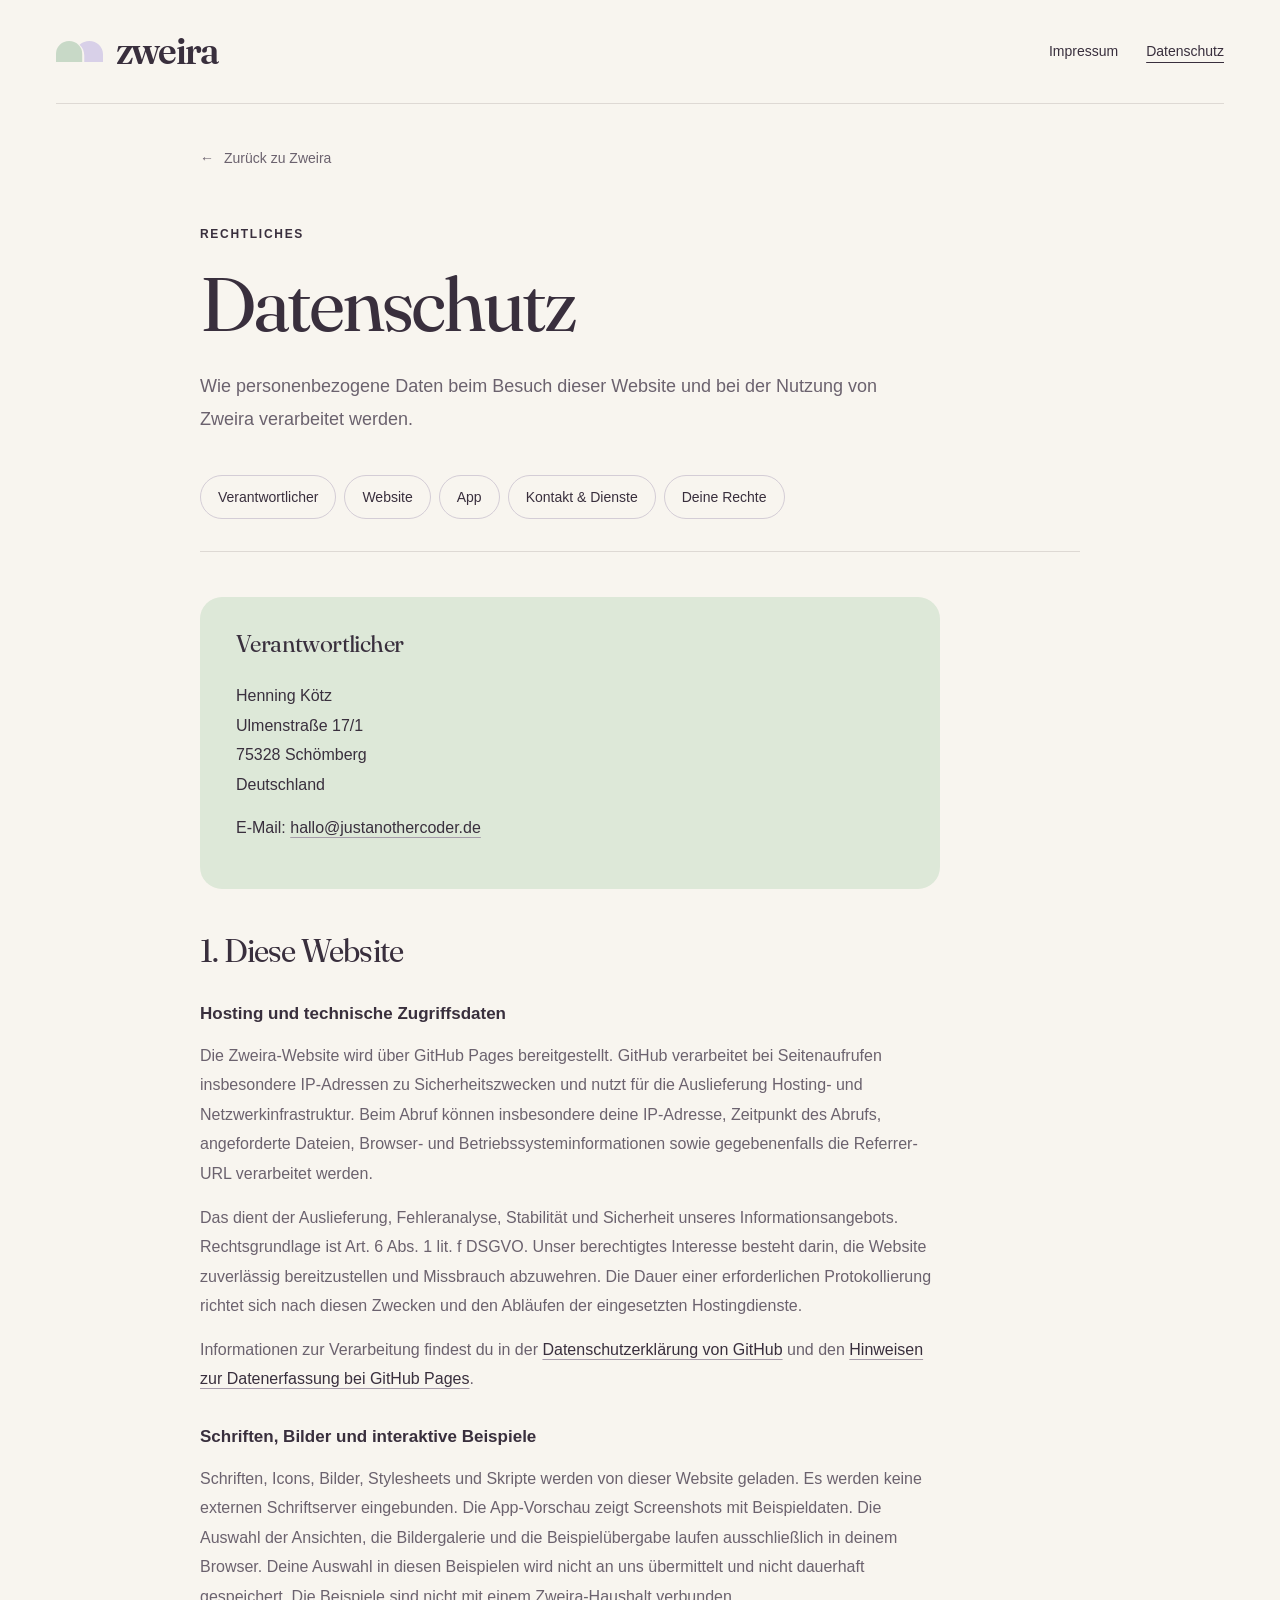
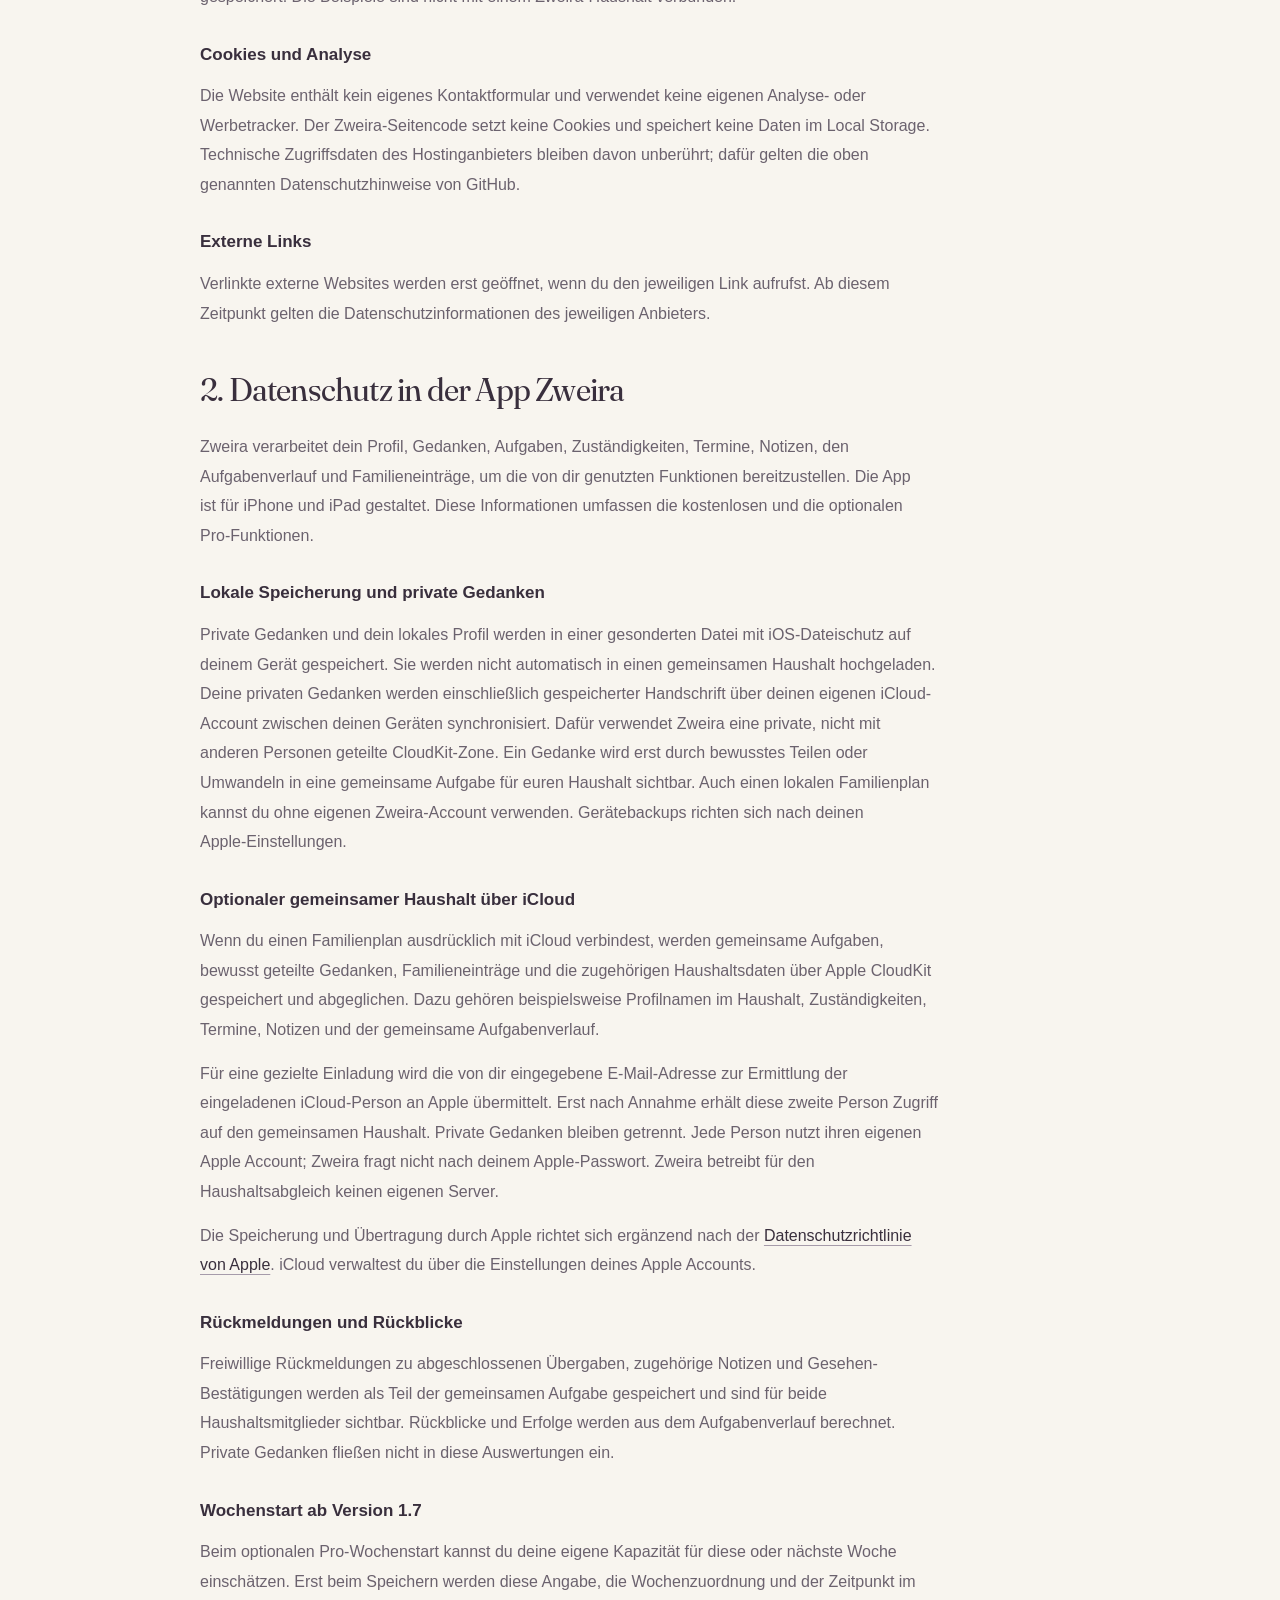
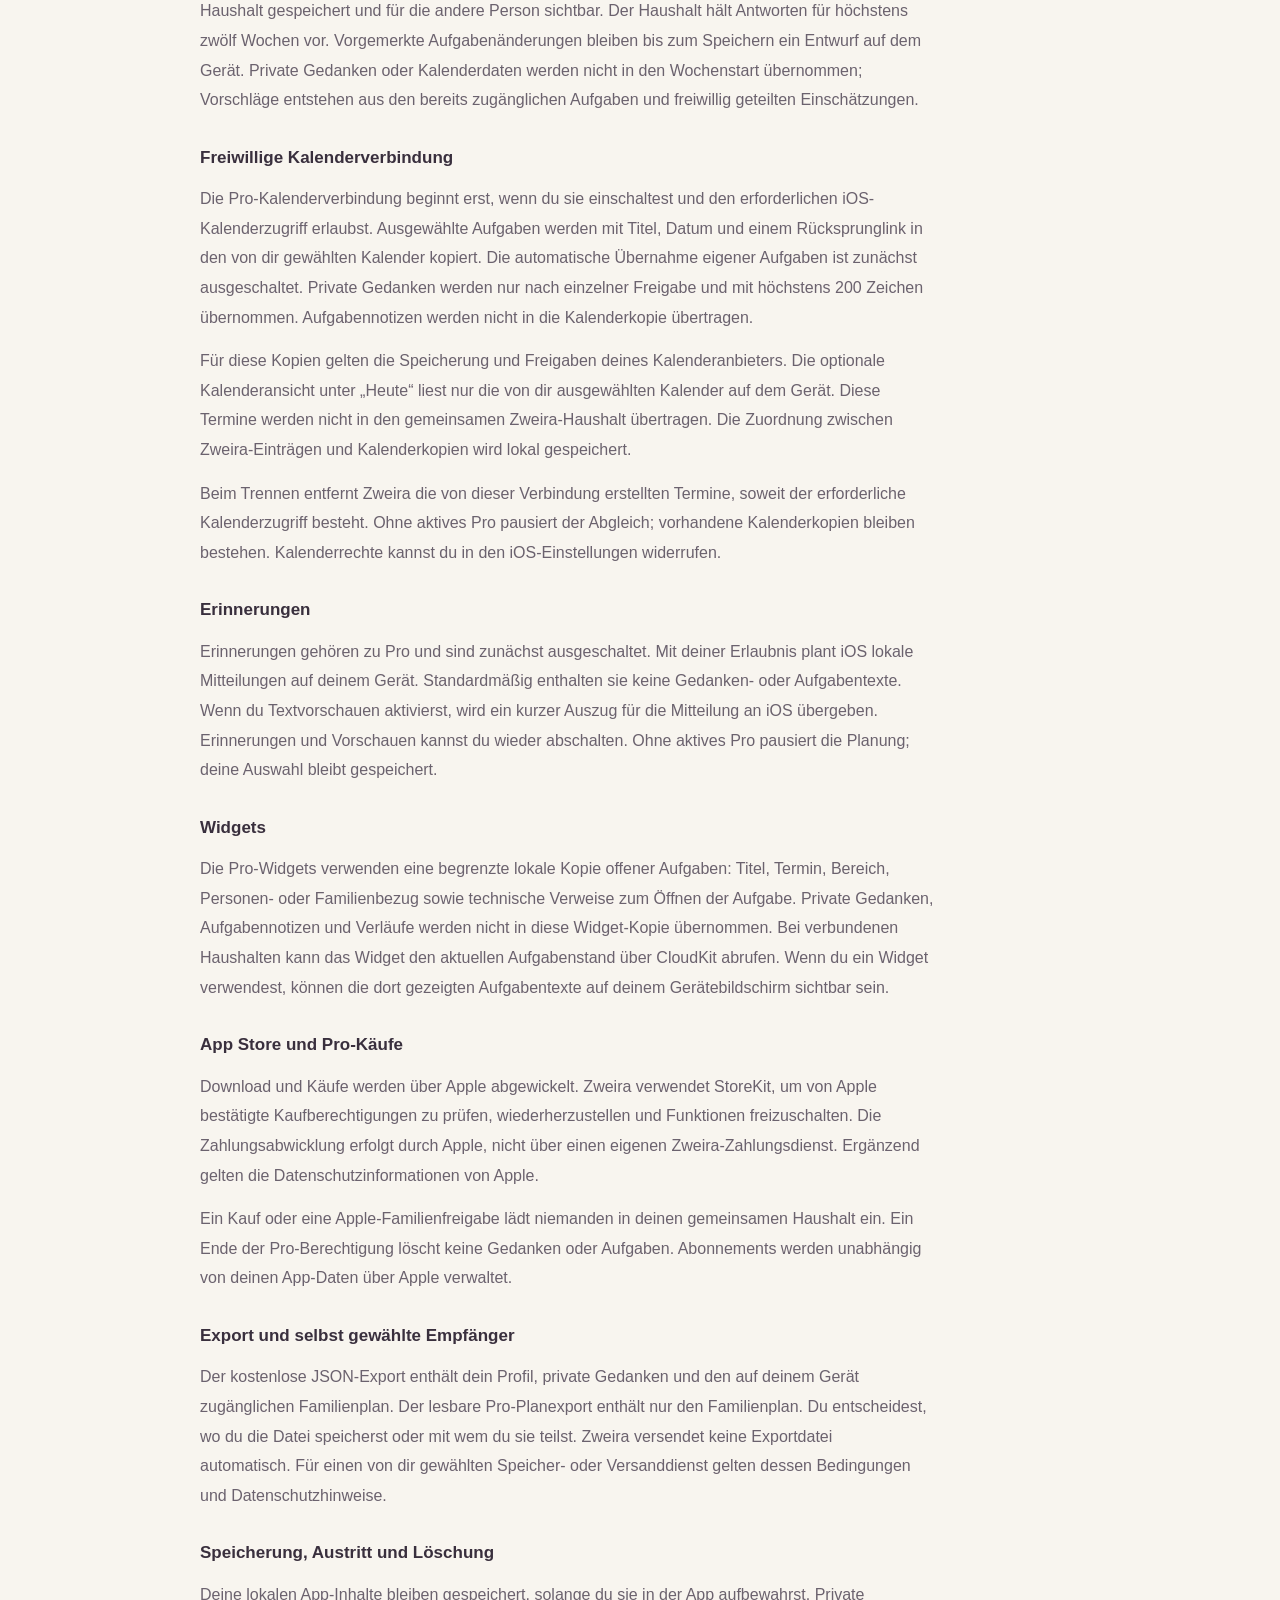
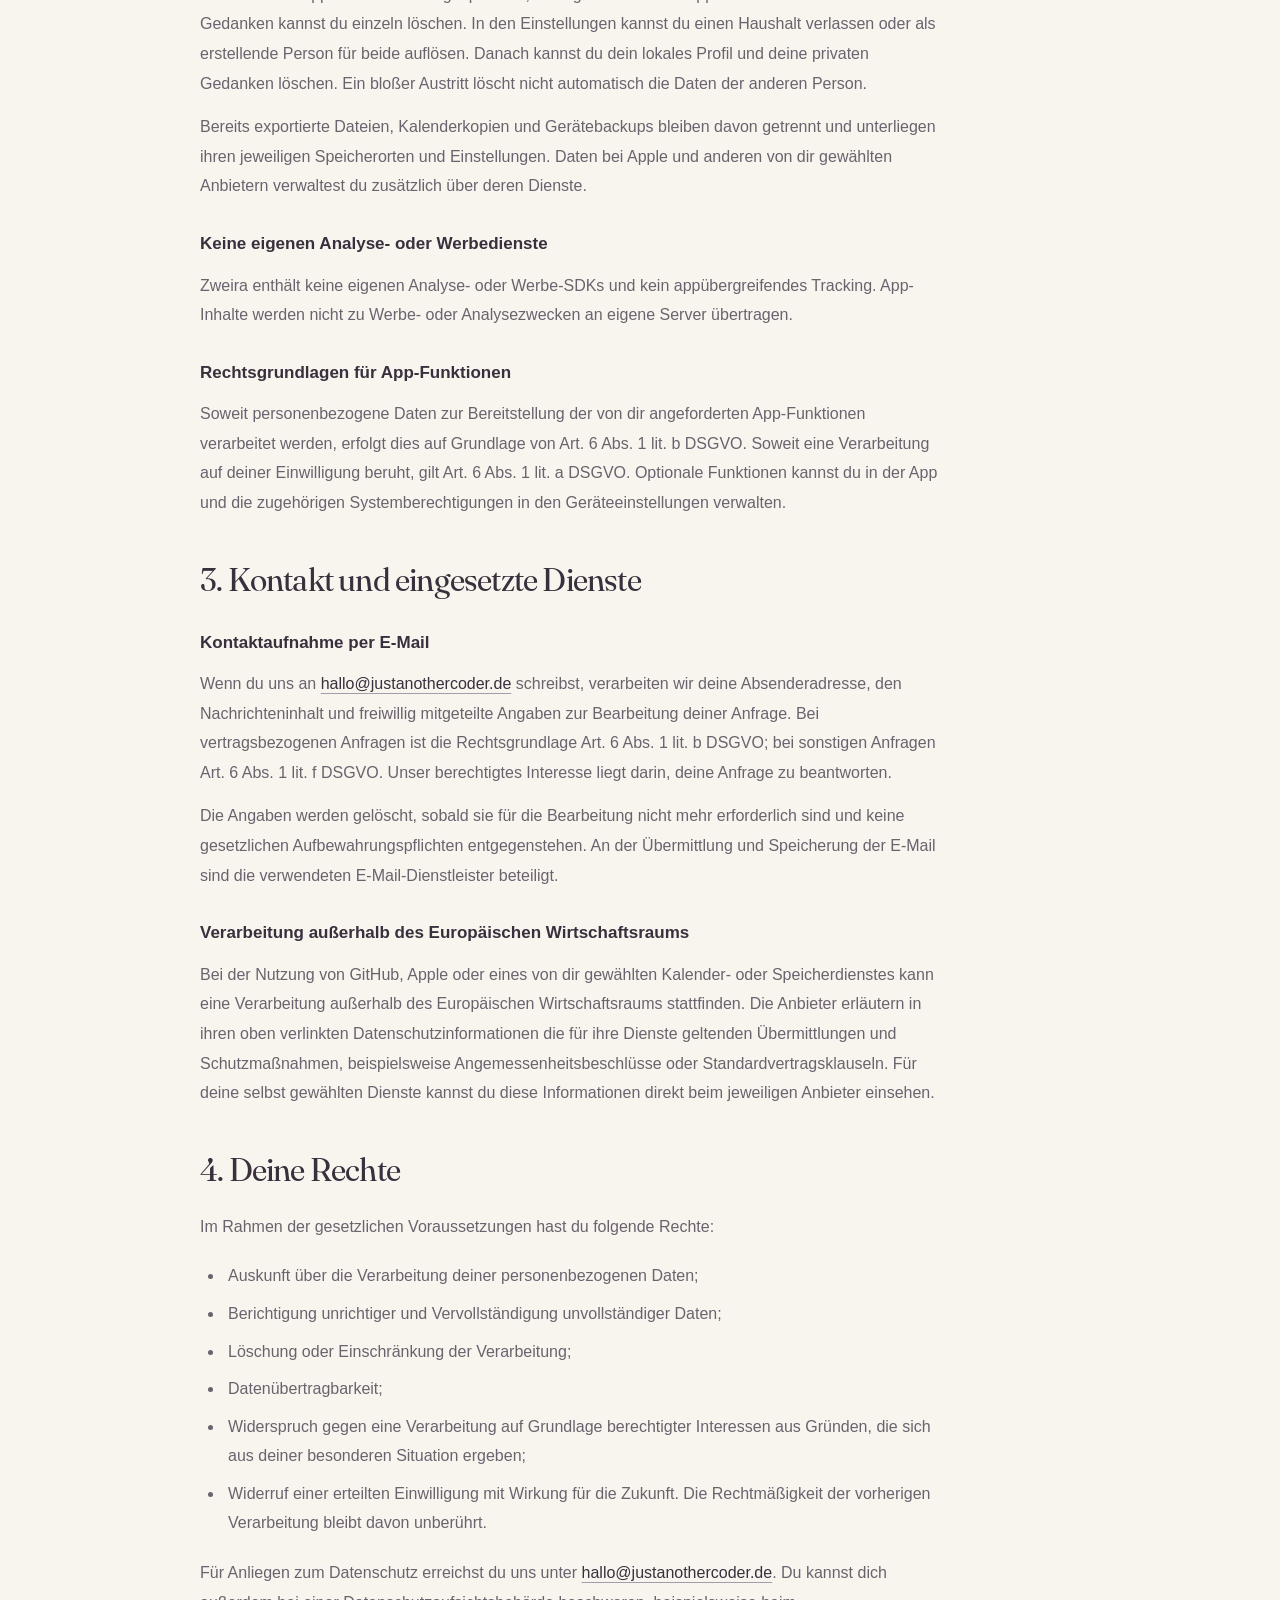
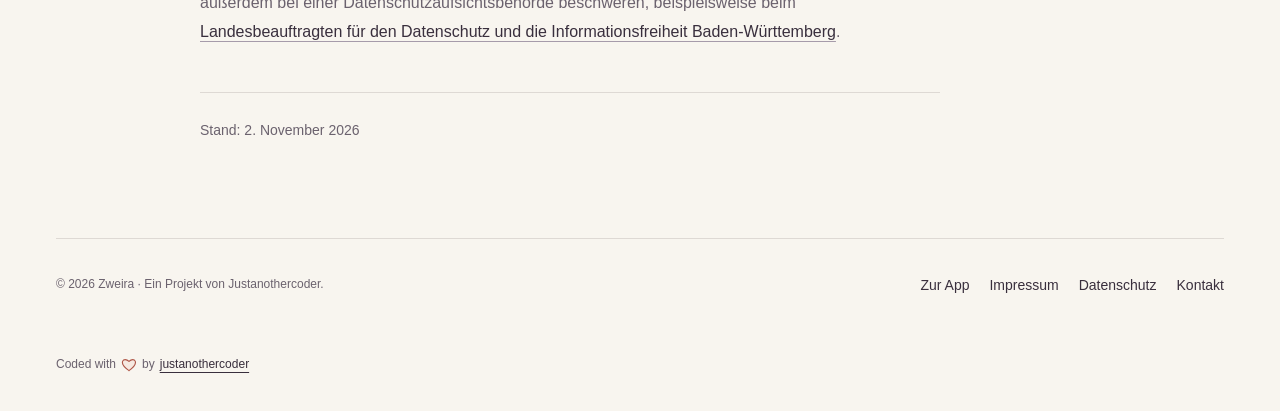
<file: datenschutz.html>
<!doctype html>
<html lang="de">
<head>
  <meta charset="utf-8">
  <meta name="viewport" content="width=device-width, initial-scale=1">
  <meta name="theme-color" content="#F8F5EF">
  <title>Datenschutz – Zweira</title>
  <meta name="description" content="Wie personenbezogene Daten beim Besuch dieser Website und bei der Nutzung von Zweira verarbeitet werden.">
  <link rel="canonical" href="https://zweira.de/datenschutz.html">
  <meta property="og:type" content="website">
  <meta property="og:locale" content="de_DE">
  <meta property="og:site_name" content="Zweira">
  <meta property="og:title" content="Datenschutz – Zweira">
  <meta property="og:description" content="Wie personenbezogene Daten beim Besuch dieser Website und bei der Nutzung von Zweira verarbeitet werden.">
  <meta property="og:url" content="https://zweira.de/datenschutz.html">
  <link rel="icon" href="assets/favicon.png" type="image/png">
  <link rel="apple-touch-icon" href="assets/apple-touch-icon.png">
  <link rel="stylesheet" href="styles.css?v=20261102-native-weekstart">
  <link rel="stylesheet" href="legal.css?v=e504a6b39373">
</head>
<body>
  <a class="skip-link" href="#inhalt">Zum Inhalt</a>
  <header class="site-header wrap legal-header">
    <a class="brand" href="/" aria-label="Zweira – Startseite"><img src="assets/brand-mark.svg" width="47" height="22" alt=""><span>zweira</span></a>
    <nav aria-label="Rechtliches"><a href="impressum.html">Impressum</a><a href="datenschutz.html" aria-current="page">Datenschutz</a></nav>
  </header>
  <main class="legal-main wrap" id="inhalt">
    <a class="legal-back" href="/"><span aria-hidden="true">←</span> Zurück zu Zweira</a>
    <div class="legal-heading"><p class="eyebrow">Rechtliches</p><h1>Datenschutz</h1><p>Wie personenbezogene Daten beim Besuch dieser Website und bei der Nutzung von Zweira verarbeitet werden.</p></div>
    <nav class="legal-toc" aria-label="Inhalt der Datenschutzerklärung"><a href="#verantwortlicher">Verantwortlicher</a><a href="#website">Website</a><a href="#app">App</a><a href="#kontakt">Kontakt & Dienste</a><a href="#rechte">Deine Rechte</a></nav>
    <div class="legal-content">
<section class="legal-address" id="verantwortlicher"><h2>Verantwortlicher</h2><address>Henning Kötz<br>Ulmenstraße 17/1<br>75328 Schömberg<br>Deutschland</address><p>E-Mail: <a href="mailto:hallo@justanothercoder.de">hallo@justanothercoder.de</a></p></section>
<section id="website"><h2>1. Diese Website</h2>
<h3>Hosting und technische Zugriffsdaten</h3>
<p>Die Zweira-Website wird über GitHub Pages bereitgestellt. GitHub verarbeitet bei Seitenaufrufen insbesondere IP-Adressen zu Sicherheitszwecken und nutzt für die Auslieferung Hosting- und Netzwerkinfrastruktur. Beim Abruf können insbesondere deine IP-Adresse, Zeitpunkt des Abrufs, angeforderte Dateien, Browser- und Betriebssysteminformationen sowie gegebenenfalls die Referrer-URL verarbeitet werden.</p>
<p>Das dient der Auslieferung, Fehleranalyse, Stabilität und Sicherheit unseres Informationsangebots. Rechtsgrundlage ist Art. 6 Abs. 1 lit. f DSGVO. Unser berechtigtes Interesse besteht darin, die Website zuverlässig bereitzustellen und Missbrauch abzuwehren. Die Dauer einer erforderlichen Protokollierung richtet sich nach diesen Zwecken und den Abläufen der eingesetzten Hostingdienste.</p>
<p>Informationen zur Verarbeitung findest du in der <a href="https://docs.github.com/en/site-policy/privacy-policies/github-general-privacy-statement">Datenschutzerklärung von GitHub</a> und den <a href="https://docs.github.com/en/pages/getting-started-with-github-pages/what-is-github-pages#data-collection">Hinweisen zur Datenerfassung bei GitHub Pages</a>.</p>
<h3>Schriften, Bilder und interaktive Beispiele</h3>
<p>Schriften, Icons, Bilder, Stylesheets und Skripte werden von dieser Website geladen. Es werden keine externen Schriftserver eingebunden. Die App-Vorschau zeigt Screenshots mit Beispieldaten. Die Auswahl der Ansichten, die Bildergalerie und die Beispielübergabe laufen ausschließlich in deinem Browser. Deine Auswahl in diesen Beispielen wird nicht an uns übermittelt und nicht dauerhaft gespeichert. Die Beispiele sind nicht mit einem Zweira-Haushalt verbunden.</p>
<h3>Cookies und Analyse</h3>
<p>Die Website enthält kein eigenes Kontaktformular und verwendet keine eigenen Analyse- oder Werbetracker. Der Zweira-Seitencode setzt keine Cookies und speichert keine Daten im Local Storage. Technische Zugriffsdaten des Hostinganbieters bleiben davon unberührt; dafür gelten die oben genannten Datenschutzhinweise von GitHub.</p>
<h3>Externe Links</h3>
<p>Verlinkte externe Websites werden erst geöffnet, wenn du den jeweiligen Link aufrufst. Ab diesem Zeitpunkt gelten die Datenschutzinformationen des jeweiligen Anbieters.</p>
</section>
<section id="app"><h2>2. Datenschutz in der App Zweira</h2>
<p>Zweira verarbeitet dein Profil, Gedanken, Aufgaben, Zuständigkeiten, Termine, Notizen, den Aufgabenverlauf und Familieneinträge, um die von dir genutzten Funktionen bereitzustellen. Die App ist für iPhone und iPad gestaltet. Diese Informationen umfassen die kostenlosen und die optionalen Pro-Funktionen.</p>
<h3>Lokale Speicherung und private Gedanken</h3>
<p>Private Gedanken und dein lokales Profil werden in einer gesonderten Datei mit iOS-Dateischutz auf deinem Gerät gespeichert. Sie werden nicht automatisch in einen gemeinsamen Haushalt hochgeladen. Deine privaten Gedanken werden einschließlich gespeicherter Handschrift über deinen eigenen iCloud-Account zwischen deinen Geräten synchronisiert. Dafür verwendet Zweira eine private, nicht mit anderen Personen geteilte CloudKit-Zone. Ein Gedanke wird erst durch bewusstes Teilen oder Umwandeln in eine gemeinsame Aufgabe für euren Haushalt sichtbar. Auch einen lokalen Familienplan kannst du ohne eigenen Zweira-Account verwenden. Gerätebackups richten sich nach deinen Apple-Einstellungen.</p>
<h3>Optionaler gemeinsamer Haushalt über iCloud</h3>
<p>Wenn du einen Familienplan ausdrücklich mit iCloud verbindest, werden gemeinsame Aufgaben, bewusst geteilte Gedanken, Familieneinträge und die zugehörigen Haushaltsdaten über Apple CloudKit gespeichert und abgeglichen. Dazu gehören beispielsweise Profilnamen im Haushalt, Zuständigkeiten, Termine, Notizen und der gemeinsame Aufgabenverlauf.</p>
<p>Für eine gezielte Einladung wird die von dir eingegebene E-Mail-Adresse zur Ermittlung der eingeladenen iCloud-Person an Apple übermittelt. Erst nach Annahme erhält diese zweite Person Zugriff auf den gemeinsamen Haushalt. Private Gedanken bleiben getrennt. Jede Person nutzt ihren eigenen Apple Account; Zweira fragt nicht nach deinem Apple-Passwort. Zweira betreibt für den Haushaltsabgleich keinen eigenen Server.</p>
<p>Die Speicherung und Übertragung durch Apple richtet sich ergänzend nach der <a href="https://www.apple.com/legal/privacy/de-ww/">Datenschutzrichtlinie von Apple</a>. iCloud verwaltest du über die Einstellungen deines Apple Accounts.</p>
<h3>Rückmeldungen und Rückblicke</h3>
<p>Freiwillige Rückmeldungen zu abgeschlossenen Übergaben, zugehörige Notizen und Gesehen-Bestätigungen werden als Teil der gemeinsamen Aufgabe gespeichert und sind für beide Haushaltsmitglieder sichtbar. Rückblicke und Erfolge werden aus dem Aufgabenverlauf berechnet. Private Gedanken fließen nicht in diese Auswertungen ein.</p>
<h3>Wochenstart ab Version 1.7</h3>
<p>Beim optionalen Pro-Wochenstart kannst du deine eigene Kapazität für diese oder nächste Woche einschätzen. Erst beim Speichern werden diese Angabe, die Wochenzuordnung und der Zeitpunkt im Haushalt gespeichert und für die andere Person sichtbar. Der Haushalt hält Antworten für höchstens zwölf Wochen vor. Vorgemerkte Aufgabenänderungen bleiben bis zum Speichern ein Entwurf auf dem Gerät. Private Gedanken oder Kalenderdaten werden nicht in den Wochenstart übernommen; Vorschläge entstehen aus den bereits zugänglichen Aufgaben und freiwillig geteilten Einschätzungen.</p>
<h3>Freiwillige Kalenderverbindung</h3>
<p>Die Pro-Kalenderverbindung beginnt erst, wenn du sie einschaltest und den erforderlichen iOS-Kalenderzugriff erlaubst. Ausgewählte Aufgaben werden mit Titel, Datum und einem Rücksprunglink in den von dir gewählten Kalender kopiert. Die automatische Übernahme eigener Aufgaben ist zunächst ausgeschaltet. Private Gedanken werden nur nach einzelner Freigabe und mit höchstens 200 Zeichen übernommen. Aufgabennotizen werden nicht in die Kalenderkopie übertragen.</p>
<p>Für diese Kopien gelten die Speicherung und Freigaben deines Kalenderanbieters. Die optionale Kalenderansicht unter „Heute“ liest nur die von dir ausgewählten Kalender auf dem Gerät. Diese Termine werden nicht in den gemeinsamen Zweira-Haushalt übertragen. Die Zuordnung zwischen Zweira-Einträgen und Kalenderkopien wird lokal gespeichert.</p>
<p>Beim Trennen entfernt Zweira die von dieser Verbindung erstellten Termine, soweit der erforderliche Kalenderzugriff besteht. Ohne aktives Pro pausiert der Abgleich; vorhandene Kalenderkopien bleiben bestehen. Kalenderrechte kannst du in den iOS-Einstellungen widerrufen.</p>
<h3>Erinnerungen</h3>
<p>Erinnerungen gehören zu Pro und sind zunächst ausgeschaltet. Mit deiner Erlaubnis plant iOS lokale Mitteilungen auf deinem Gerät. Standardmäßig enthalten sie keine Gedanken- oder Aufgabentexte. Wenn du Textvorschauen aktivierst, wird ein kurzer Auszug für die Mitteilung an iOS übergeben. Erinnerungen und Vorschauen kannst du wieder abschalten. Ohne aktives Pro pausiert die Planung; deine Auswahl bleibt gespeichert.</p>
<h3>Widgets</h3>
<p>Die Pro-Widgets verwenden eine begrenzte lokale Kopie offener Aufgaben: Titel, Termin, Bereich, Personen- oder Familienbezug sowie technische Verweise zum Öffnen der Aufgabe. Private Gedanken, Aufgabennotizen und Verläufe werden nicht in diese Widget-Kopie übernommen. Bei verbundenen Haushalten kann das Widget den aktuellen Aufgabenstand über CloudKit abrufen. Wenn du ein Widget verwendest, können die dort gezeigten Aufgabentexte auf deinem Gerätebildschirm sichtbar sein.</p>
<h3>App Store und Pro-Käufe</h3>
<p>Download und Käufe werden über Apple abgewickelt. Zweira verwendet StoreKit, um von Apple bestätigte Kaufberechtigungen zu prüfen, wiederherzustellen und Funktionen freizuschalten. Die Zahlungsabwicklung erfolgt durch Apple, nicht über einen eigenen Zweira-Zahlungsdienst. Ergänzend gelten die Datenschutzinformationen von Apple.</p>
<p>Ein Kauf oder eine Apple-Familienfreigabe lädt niemanden in deinen gemeinsamen Haushalt ein. Ein Ende der Pro-Berechtigung löscht keine Gedanken oder Aufgaben. Abonnements werden unabhängig von deinen App-Daten über Apple verwaltet.</p>
<h3>Export und selbst gewählte Empfänger</h3>
<p>Der kostenlose JSON-Export enthält dein Profil, private Gedanken und den auf deinem Gerät zugänglichen Familienplan. Der lesbare Pro-Planexport enthält nur den Familienplan. Du entscheidest, wo du die Datei speicherst oder mit wem du sie teilst. Zweira versendet keine Exportdatei automatisch. Für einen von dir gewählten Speicher- oder Versanddienst gelten dessen Bedingungen und Datenschutzhinweise.</p>
<h3>Speicherung, Austritt und Löschung</h3>
<p>Deine lokalen App-Inhalte bleiben gespeichert, solange du sie in der App aufbewahrst. Private Gedanken kannst du einzeln löschen. In den Einstellungen kannst du einen Haushalt verlassen oder als erstellende Person für beide auflösen. Danach kannst du dein lokales Profil und deine privaten Gedanken löschen. Ein bloßer Austritt löscht nicht automatisch die Daten der anderen Person.</p>
<p>Bereits exportierte Dateien, Kalenderkopien und Gerätebackups bleiben davon getrennt und unterliegen ihren jeweiligen Speicherorten und Einstellungen. Daten bei Apple und anderen von dir gewählten Anbietern verwaltest du zusätzlich über deren Dienste.</p>
<h3>Keine eigenen Analyse- oder Werbedienste</h3>
<p>Zweira enthält keine eigenen Analyse- oder Werbe-SDKs und kein appübergreifendes Tracking. App-Inhalte werden nicht zu Werbe- oder Analysezwecken an eigene Server übertragen.</p>
<h3>Rechtsgrundlagen für App-Funktionen</h3>
<p>Soweit personenbezogene Daten zur Bereitstellung der von dir angeforderten App-Funktionen verarbeitet werden, erfolgt dies auf Grundlage von Art. 6 Abs. 1 lit. b DSGVO. Soweit eine Verarbeitung auf deiner Einwilligung beruht, gilt Art. 6 Abs. 1 lit. a DSGVO. Optionale Funktionen kannst du in der App und die zugehörigen Systemberechtigungen in den Geräteeinstellungen verwalten.</p>
</section>
<section id="kontakt"><h2>3. Kontakt und eingesetzte Dienste</h2>
<h3>Kontaktaufnahme per E-Mail</h3>
<p>Wenn du uns an <a href="mailto:hallo@justanothercoder.de">hallo@justanothercoder.de</a> schreibst, verarbeiten wir deine Absenderadresse, den Nachrichteninhalt und freiwillig mitgeteilte Angaben zur Bearbeitung deiner Anfrage. Bei vertragsbezogenen Anfragen ist die Rechtsgrundlage Art. 6 Abs. 1 lit. b DSGVO; bei sonstigen Anfragen Art. 6 Abs. 1 lit. f DSGVO. Unser berechtigtes Interesse liegt darin, deine Anfrage zu beantworten.</p>
<p>Die Angaben werden gelöscht, sobald sie für die Bearbeitung nicht mehr erforderlich sind und keine gesetzlichen Aufbewahrungspflichten entgegenstehen. An der Übermittlung und Speicherung der E-Mail sind die verwendeten E-Mail-Dienstleister beteiligt.</p>
<h3>Verarbeitung außerhalb des Europäischen Wirtschaftsraums</h3>
<p>Bei der Nutzung von GitHub, Apple oder eines von dir gewählten Kalender- oder Speicherdienstes kann eine Verarbeitung außerhalb des Europäischen Wirtschaftsraums stattfinden. Die Anbieter erläutern in ihren oben verlinkten Datenschutzinformationen die für ihre Dienste geltenden Übermittlungen und Schutzmaßnahmen, beispielsweise Angemessenheitsbeschlüsse oder Standardvertragsklauseln. Für deine selbst gewählten Dienste kannst du diese Informationen direkt beim jeweiligen Anbieter einsehen.</p>
</section>
<section id="rechte"><h2>4. Deine Rechte</h2>
<p>Im Rahmen der gesetzlichen Voraussetzungen hast du folgende Rechte:</p>
<ul><li>Auskunft über die Verarbeitung deiner personenbezogenen Daten;</li><li>Berichtigung unrichtiger und Vervollständigung unvollständiger Daten;</li><li>Löschung oder Einschränkung der Verarbeitung;</li><li>Datenübertragbarkeit;</li><li>Widerspruch gegen eine Verarbeitung auf Grundlage berechtigter Interessen aus Gründen, die sich aus deiner besonderen Situation ergeben;</li><li>Widerruf einer erteilten Einwilligung mit Wirkung für die Zukunft. Die Rechtmäßigkeit der vorherigen Verarbeitung bleibt davon unberührt.</li></ul>
<p>Für Anliegen zum Datenschutz erreichst du uns unter <a href="mailto:hallo@justanothercoder.de">hallo@justanothercoder.de</a>. Du kannst dich außerdem bei einer Datenschutzaufsichtsbehörde beschweren, beispielsweise beim <a href="https://www.baden-wuerttemberg.datenschutz.de/beschwerde/">Landesbeauftragten für den Datenschutz und die Informationsfreiheit Baden-Württemberg</a>.</p>
</section>
<p class="legal-date">Stand: 2. November 2026</p>
</div>
  </main>
  <footer class="site-footer wrap legal-footer"><p>© 2026 Zweira · Ein Projekt von Justanothercoder.</p><nav aria-label="Weitere Informationen"><a href="/">Zur App</a><a href="impressum.html">Impressum</a><a href="datenschutz.html">Datenschutz</a><a href="mailto:hallo@justanothercoder.de">Kontakt</a></nav><span class="maker-credit" lang="en">Coded with <svg class="maker-heart" viewBox="0 0 100 100" role="img" aria-label="love"><path d="M50 85C-23 36 18-5 50 28C82-5 121 36 50 85"/></svg> by <a href="https://www.justanothercoder.de/">justanothercoder</a></span></footer>
</body>
</html>
</file>
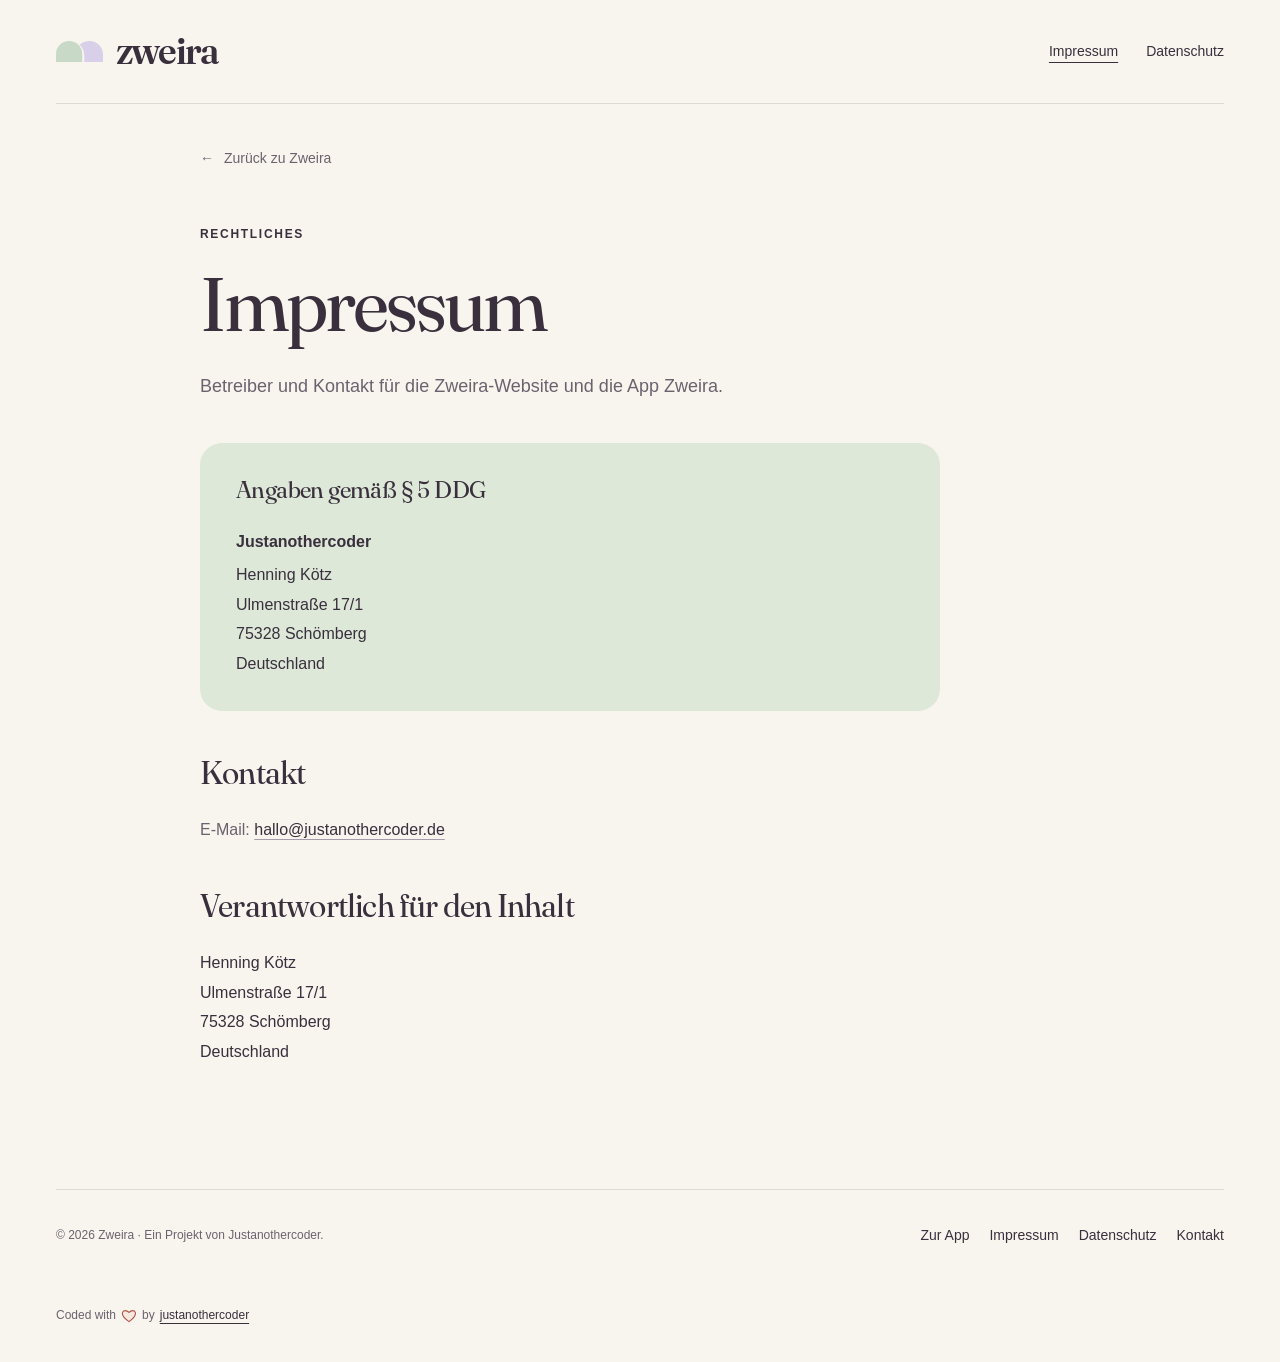
<file: impressum.html>
<!doctype html>
<html lang="de">
<head>
  <meta charset="utf-8">
  <meta name="viewport" content="width=device-width, initial-scale=1">
  <meta name="theme-color" content="#F8F5EF">
  <title>Impressum – Zweira</title>
  <meta name="description" content="Betreiber und Kontakt für die Zweira-Website und die App Zweira.">
  <link rel="canonical" href="https://zweira.de/impressum.html">
  <meta property="og:type" content="website">
  <meta property="og:locale" content="de_DE">
  <meta property="og:site_name" content="Zweira">
  <meta property="og:title" content="Impressum – Zweira">
  <meta property="og:description" content="Betreiber und Kontakt für die Zweira-Website und die App Zweira.">
  <meta property="og:url" content="https://zweira.de/impressum.html">
  <link rel="icon" href="assets/favicon.png" type="image/png">
  <link rel="apple-touch-icon" href="assets/apple-touch-icon.png">
  <link rel="stylesheet" href="styles.css?v=68f0e32028e1">
  <link rel="stylesheet" href="legal.css?v=e504a6b39373">
</head>
<body>
  <a class="skip-link" href="#inhalt">Zum Inhalt</a>
  <header class="site-header wrap legal-header">
    <a class="brand" href="/" aria-label="Zweira – Startseite"><img src="assets/brand-mark.svg" width="47" height="22" alt=""><span>zweira</span></a>
    <nav aria-label="Rechtliches"><a href="impressum.html" aria-current="page">Impressum</a><a href="datenschutz.html">Datenschutz</a></nav>
  </header>
  <main class="legal-main wrap" id="inhalt">
    <a class="legal-back" href="/"><span aria-hidden="true">←</span> Zurück zu Zweira</a>
    <div class="legal-heading"><p class="eyebrow">Rechtliches</p><h1>Impressum</h1><p>Betreiber und Kontakt für die Zweira-Website und die App Zweira.</p></div>
    
    <div class="legal-content">
<section class="legal-address"><h2>Angaben gemäß § 5 DDG</h2><p class="operator-name">Justanothercoder</p><address>Henning Kötz<br>Ulmenstraße 17/1<br>75328 Schömberg<br>Deutschland</address></section>
<section><h2>Kontakt</h2><p>E-Mail: <a href="mailto:hallo@justanothercoder.de">hallo@justanothercoder.de</a></p></section>
<section><h2>Verantwortlich für den Inhalt</h2><address>Henning Kötz<br>Ulmenstraße 17/1<br>75328 Schömberg<br>Deutschland</address></section>
</div>
  </main>
  <footer class="site-footer wrap legal-footer"><p>© 2026 Zweira · Ein Projekt von Justanothercoder.</p><nav aria-label="Weitere Informationen"><a href="/">Zur App</a><a href="impressum.html">Impressum</a><a href="datenschutz.html">Datenschutz</a><a href="mailto:hallo@justanothercoder.de">Kontakt</a></nav><span class="maker-credit" lang="en">Coded with <svg class="maker-heart" viewBox="0 0 100 100" role="img" aria-label="love"><path d="M50 85C-23 36 18-5 50 28C82-5 121 36 50 85"/></svg> by <a href="https://www.justanothercoder.de/">justanothercoder</a></span></footer>
</body>
</html>
</file>
<file: styles.css>
@font-face{font-family:Fraunces;src:url('assets/Fraunces72pt-Regular.ttf') format('truetype');font-style:normal;font-weight:400;font-display:swap}
@font-face{font-family:Fraunces;src:url('assets/Fraunces72pt-SemiBold.ttf') format('truetype');font-style:normal;font-weight:600;font-display:swap}
:root{--oat:#f8f5ef;--ink:#392f3d;--muted:#6b626e;--sage:#dde8d8;--sage-accent:#c8d9c7;--lavender:#e8e0f2;--lavender-accent:#d8d0e8;--butter:#f5e8bd;--peach:#ae5647;--card:#fdfbf8;--line:#ded9d4;--serif:Fraunces,Georgia,serif;--sans:-apple-system,BlinkMacSystemFont,"Segoe UI",sans-serif}
*{box-sizing:border-box}html{scroll-behavior:smooth;scroll-padding-top:100px}body{margin:0;background:var(--oat);color:var(--ink);font-family:var(--sans);font-size:16px;line-height:1.6;-webkit-font-smoothing:antialiased}button,a{-webkit-tap-highlight-color:transparent}button,input{font:inherit}button,a{touch-action:manipulation}a{color:inherit;text-decoration:none}button{color:inherit}button:focus-visible,a:focus-visible,summary:focus-visible{outline:3px solid var(--peach);outline-offset:5px}button{cursor:pointer}img,svg{display:block}img{max-width:100%}h1,h2,h3,p{margin:0}h1,h2,h3{font-family:var(--serif);font-weight:400;line-height:1.1}h1,h2{text-wrap:balance}p{text-wrap:pretty}::selection{background:var(--lavender-accent)}[hidden]{display:none!important}.wrap{width:min(1200px,calc(100% - 112px));margin-inline:auto}.svg-library{position:absolute;width:0;height:0;overflow:hidden}.icon{width:24px;height:24px;fill:none;stroke:currentColor;stroke-width:1.7;stroke-linecap:round;stroke-linejoin:round;flex:none}.icon use{vector-effect:non-scaling-stroke}.icon:has(use[href^="#i-"]){overflow:visible}svg.icon use[href="#i-check"],svg.icon use[href="#i-home"],svg.icon use[href="#i-note"],svg.icon use[href="#i-handoff"],svg.icon use[href="#i-family"],svg.icon use[href="#i-sun"],svg.icon use[href="#i-cycle"],svg.icon use[href="#i-spark"],svg.icon use[href="#i-heart"],svg.icon use[href="#art-cloud"],svg.icon use[href="#art-sprig"]{stroke-width:6}
.skip-link{position:fixed;left:20px;top:-100px;background:var(--ink);color:white;padding:12px 20px;z-index:100}.skip-link:focus{top:15px}.site-header{height:104px;display:flex;align-items:center;justify-content:space-between;gap:36px;position:relative;z-index:10;border-bottom:1px solid var(--line)}.brand{display:inline-flex;align-items:center;gap:13px;flex:none}.brand span{font:600 38px/.9 var(--serif);letter-spacing:-1.8px}.brand img{width:47px;height:auto}.desktop-nav{display:flex;gap:30px;align-items:center;margin-left:auto}.desktop-nav a{font-size:14px;line-height:44px;position:relative}.desktop-nav a:after{content:"";position:absolute;bottom:7px;left:0;right:0;height:1px;background:var(--ink);transform:scaleX(0);transform-origin:left;transition:transform .2s}.desktop-nav a:hover:after{transform:scaleX(1)}.header-cta{border:1px solid var(--ink);border-radius:999px;display:flex;gap:14px;align-items:center;padding:11px 20px;font-size:14px;transition:background .2s}.header-cta:hover{background:var(--sage)}.header-cta .icon{width:18px;height:18px}.menu-toggle,.mobile-nav{display:none}.eyebrow{font-size:12px;font-weight:600;letter-spacing:1.7px;text-transform:uppercase;display:flex;align-items:center;gap:10px}.tiny-mark{width:17px;height:17px;background:var(--sage-accent);border-radius:50% 50% 0 0;box-shadow:9px 0 0 var(--lavender-accent);margin-right:8px}
.hero{display:grid;grid-template-columns:1.04fr 1fr;gap:28px;min-height:758px;padding-top:72px;position:relative;align-items:start;padding-bottom:85px}.hero-copy{padding-top:29px;position:relative;z-index:2}.hero h1{font-size:clamp(58px,6.65vw,88px);letter-spacing:-3.8px;line-height:1.06;margin-top:26px}.underlined{position:relative;white-space:nowrap;display:inline-block}.underlined svg{position:absolute;bottom:-12px;left:0;width:100%;height:18px;stroke:var(--sage-accent);stroke-width:6;fill:none;stroke-linecap:round;z-index:-1}.hero-description{max-width:435px;font-size:18px;line-height:1.75;color:var(--muted);margin:29px 0 28px}.button{display:inline-flex;align-items:center;justify-content:center;gap:26px;border-radius:999px;padding:17px 26px;font-size:15px;font-weight:500;min-height:54px;transition:transform .2s,background .2s;line-height:1.4;border:0}.button:hover{transform:translateY(-2px)}.button.primary{background:var(--ink);color:var(--oat)}.button.primary:hover{background:#504255}.button .icon{width:20px;height:20px}.availability{font-size:12px;color:var(--muted);margin-top:14px}.hero-values{display:flex;gap:24px;margin-top:40px;font-size:12px;color:var(--muted)}.hero-values span{display:flex;gap:7px;align-items:center}.hero-values .icon{width:17px;height:17px}.hero-stage{height:560px;position:relative;display:flex;justify-content:center;align-items:flex-start}.hero-orbit{width:445px;height:453px;background:var(--sage);border-radius:48% 52% 48% 52%;position:absolute;left:5%;top:58px;transform:rotate(-14deg)}.hero-orbit:after{content:"";position:absolute;width:190px;height:225px;background:var(--lavender);border-radius:50%;right:-17px;top:36px;z-index:-1}.phone{width:282px;min-width:282px;height:552px;background:var(--oat);border:6px solid #403843;border-radius:43px;position:relative;box-shadow:0 24px 55px -20px #392f3d35,0 0 0 1px #a198a4,0 0 0 3px #eee9e4;overflow:hidden;transform:rotate(5deg);z-index:2}.phone-status{height:39px;display:flex;justify-content:space-between;align-items:center;padding:0 19px;font-size:11px;font-weight:600}.phone-island{width:80px;height:20px;border-radius:20px;background:#2d2730;position:absolute;top:9px;left:calc(50% - 40px)}.phone-content{padding:16px 16px 0;min-height:439px}.phone-topline{display:flex;justify-content:space-between;align-items:center;font-size:7px;letter-spacing:.8px;line-height:1.5;gap:8px}.avatar{display:inline-flex;align-items:center;justify-content:center;width:26px;height:26px;border-radius:50%;font-size:11px;font-weight:500;background:#ffffff65;flex-shrink:0}.sage{background:var(--sage)}.lavender{background:var(--lavender)}.butter{background:var(--butter)}.phone-greeting{display:flex;align-items:center;justify-content:space-between;margin:15px 0 18px}.phone-greeting p{font:400 29px/1.2 var(--serif);letter-spacing:-.6px}.phone-greeting span{font-size:9px;color:var(--muted)}.phone-greeting>.icon{width:42px;height:42px;stroke:var(--peach)}.capture{background:var(--card);border:1px solid var(--line);padding:13px 10px;display:flex;align-items:center;gap:8px;border-radius:12px;font-size:10px;line-height:1.4}.capture .icon{width:19px;height:19px}.capture small{display:block;font-size:8px;color:var(--muted);margin-top:4px}.phone-section-label{font-size:12px;font-weight:600;margin:21px 0 10px;display:flex;align-items:center;justify-content:space-between}.phone-section-label span{font-size:7px;color:var(--muted);font-weight:400}.task-card{padding:12px;border-radius:13px;margin-bottom:9px}.task-heading{display:flex;align-items:center;gap:6px;font-size:8px;margin-bottom:6px}.task-heading .icon{width:14px;height:14px}.task-card strong{font-size:12px;font-weight:500;display:block;line-height:1.4}.task-bottom{display:flex;align-items:center;justify-content:space-between;margin-top:11px}.task-bottom>span{display:flex;align-items:center;gap:5px;font-size:8px}.task-bottom .avatar{width:18px;height:18px;font-size:8px}.task-bottom>.icon{width:17px;height:17px}.private-note{display:flex;gap:6px;align-items:center;font-size:8px;margin-top:15px;color:var(--muted)}.private-note .icon{width:12px;height:12px}.phone-tabs{display:flex;margin:0 10px;border-top:1px solid var(--line);padding-top:3px}.phone-tabs button{border:0;background:none;width:25%;display:flex;flex-direction:column;gap:3px;align-items:center;justify-content:center;font-size:8px;min-height:47px;padding:3px 1px;color:var(--muted);border-radius:7px}.phone-tabs button .icon{width:20px;height:20px}.phone-tabs button[aria-selected="true"]{color:var(--ink);background:#e8e4df}.phone-tabs button:hover{background:var(--lavender)}.phone-tabs button:focus-visible{outline-offset:-2px;outline-width:2px}.home-indicator{height:3px;width:86px;background:var(--ink);border-radius:5px;margin:7px auto 0}.plant-drawing{position:absolute;z-index:3;width:165px;height:225px;left:-9px;bottom:31px;color:var(--ink);transform:rotate(-10deg);pointer-events:none}.hero-spark{position:absolute;right:20px;top:12px;width:50px;height:50px;color:var(--peach);transform:rotate(8deg)}.floating-note{position:absolute;right:-16px;top:287px;z-index:4;background:var(--card);display:flex;gap:12px;align-items:center;padding:15px 19px;box-shadow:0 8px 24px #392f3d0c;border-radius:15px;transform:rotate(-6deg);border:1px solid #ded9d460}.floating-note>.icon{background:var(--sage);border-radius:50%;padding:8px;width:36px;height:36px}.floating-note strong{display:block;font-size:12px;font-weight:500}.floating-note span{display:block;font-size:10px;color:var(--muted);margin-top:2px}.preview-caption{position:absolute;bottom:-39px;left:0;right:0;text-align:center;font-size:11px;color:var(--muted)}.scroll-cue{position:absolute;left:0;bottom:22px;display:flex;align-items:center;gap:12px;font-size:11px;color:var(--muted)}.scroll-cue .icon{width:30px;height:30px;border:1px solid var(--line);border-radius:50%;padding:7px}.intro-section{border-top:1px solid var(--line);border-bottom:1px solid var(--line);background:#efede6;padding:87px 0}.intro-inner{text-align:center;max-width:700px}.intro-inner .eyebrow{justify-content:center}.intro-inner h2{font-size:49px;letter-spacing:-1.5px;margin:23px 0}.intro-inner>p:last-child{color:var(--muted);max-width:605px;margin:auto;font-size:17px;line-height:1.8}.site-footer{display:flex;align-items:center;gap:30px;padding:38px 0;font-size:14px}.site-footer>p{margin-left:auto}.gentle-float{animation:float 6.8s ease-in-out infinite alternate}@keyframes float{from{translate:0 3px}to{translate:0 -5px}}@media(prefers-reduced-motion:reduce){html{scroll-behavior:auto}*,*:before,*:after{animation:none!important;transition:none!important;scroll-behavior:auto!important}}
@media(min-width:1450px){.hero{padding-top:90px;min-height:820px}.hero-stage{margin-top:3px}.hero h1{font-size:92px}}
@media(max-width:1100px){.wrap{width:calc(100% - 64px)}.desktop-nav{gap:18px}.header-cta{display:none}.hero{grid-template-columns:1fr 1fr;gap:15px;min-height:750px}.hero h1{font-size:72px;letter-spacing:-3px}.hero-stage{transform:scale(.92);transform-origin:top center}.hero-orbit{width:365px;height:430px;left:0}.floating-note{right:-10px;top:320px}.plant-drawing{left:-13px;width:140px}.hero-values{gap:16px}.hero-copy{padding-top:35px}.hero-description{font-size:17px}}
@media(max-width:900px){html{scroll-padding-top:24px}.wrap{width:calc(100% - 40px)}.site-header{height:83px}.brand{gap:10px}.brand span{font-size:33px}.brand img{width:40px}.desktop-nav{display:none}.menu-toggle{width:44px;height:44px;border:1px solid var(--line);border-radius:50%;display:flex;align-items:center;justify-content:center;flex-direction:column;gap:5px;background:transparent}.menu-toggle span{display:block;width:17px;height:1px;background:var(--ink);transition:transform .2s}.menu-toggle[aria-expanded="true"] span:first-child{transform:translateY(3px) rotate(45deg)}.menu-toggle[aria-expanded="true"] span:last-child{transform:translateY(-3px) rotate(-45deg)}.mobile-nav{display:flex;flex-direction:column;padding:12px 20px 20px;gap:3px;border-bottom:1px solid var(--line);background:var(--oat)}.mobile-nav a{padding:10px;font-size:16px}.hero{display:flex;flex-direction:column;gap:50px;padding-top:36px;padding-bottom:65px;min-height:auto;align-items:center}.hero-copy{padding:0;text-align:center;width:100%;max-width:500px}.eyebrow{font-size:10px;letter-spacing:1.4px}.hero .eyebrow{justify-content:center}.hero h1{font-size:clamp(50px,12.8vw,77px);letter-spacing:-2.6px;margin-top:23px;line-height:1.1}.underlined svg{bottom:-9px;height:15px}.hero-description{font-size:16px;line-height:1.75;margin:25px auto 23px;max-width:360px}.button{font-size:14px;padding:16px 24px;min-height:52px}.availability{font-size:11px;margin-top:12px}.hero-values{justify-content:center;margin-top:24px;gap:20px;font-size:11px}.hero-values .icon{width:16px;height:16px}.hero-stage{transform:none;width:100%;max-width:440px;height:545px;isolation:isolate}.phone{transform:rotate(3deg);width:272px;min-width:272px;height:541px}.phone-content{min-height:428px}.hero-orbit{width:95%;height:370px;left:2%;top:71px}.hero-orbit:after{right:0;width:145px;height:170px}.floating-note{right:-4px;top:306px;padding:12px;gap:8px}.floating-note strong{font-size:11px}.floating-note span{font-size:10px}.floating-note>.icon{width:30px;height:30px;padding:6px}.plant-drawing{left:-13px;bottom:16px;width:119px;height:178px}.hero-spark{right:2px;top:0;width:35px;height:35px}.preview-caption{bottom:-33px;font-size:10px}.scroll-cue{display:none}.intro-section{padding:62px 0}.intro-inner h2{font-size:37px;letter-spacing:-1.2px;margin:20px 0}.intro-inner>p:last-child{font-size:16px;line-height:1.8;max-width:470px}.site-footer{flex-wrap:wrap;gap:20px}.site-footer>p{margin-left:0;font-size:13px}}
@media(max-width:360px){.wrap{width:calc(100% - 32px)}.hero-values{gap:12px;font-size:10px}.hero-stage{scale:.94;margin-block:-12px}.floating-note{right:-11px}.hero h1{font-size:48px}}
/* The page follows the app's quiet rhythm; illustration geometry comes from its existing assets. */
.features-section{padding-block:108px 104px}.section-heading{text-align:center;margin:0 auto 58px}.section-heading .eyebrow{justify-content:center}.section-heading h2{font-size:52px;letter-spacing:-1.8px;margin-top:22px}.section-heading>p:last-child:not(.eyebrow){font-size:17px;color:var(--muted);line-height:1.75;margin-top:22px}.features-grid{display:grid;grid-template-columns:repeat(3,1fr);gap:30px}.feature-card{padding-inline:12px}.feature-art{height:214px;border-radius:110px 110px 28px 28px;position:relative;margin-bottom:33px;display:flex;align-items:center;justify-content:center;overflow:hidden}.art-thoughts{background:#eae3ef}.art-together{background:#e4e9dc}.art-breathe{background:#f0e9d7}.note-sheet{position:absolute;width:110px;height:146px;display:flex;align-items:center;justify-content:center}.note-sheet .icon{width:100px;height:140px;stroke-width:1}.note-sheet .icon use{stroke-width:1.5}.note-back{transform:rotate(-13deg);left:calc(50% - 89px);top:28px}.note-front{transform:rotate(10deg);left:calc(50% - 16px);top:53px}.note-back .icon{fill:#d8d0e8}.note-front .icon{fill:var(--card)}.note-sheet svg use{stroke-width:1.5!important}.art-spark{position:absolute;width:27px;height:27px;right:22%;top:24px;stroke:var(--peach)}.family-art{width:135px;height:135px;z-index:1;translate:0 15px}.family-art use{stroke-width:1.5!important}.handoff-art{position:absolute;top:30px;width:45px;height:35px;stroke:var(--peach)}.handoff-art use{stroke-width:3!important}.person-disc{width:85px;height:100px;border-radius:50% 50% 35% 35%;position:absolute;top:78px;z-index:0}.person-disc.sage{left:calc(50% - 88px);background:var(--sage-accent);rotate:-8deg}.person-disc.lavender{right:calc(50% - 88px);background:var(--lavender-accent);rotate:8deg}.small-plant{width:110px;height:160px;position:relative;top:6px}.small-sun{position:absolute;width:50px;height:50px;top:31px;right:21%;stroke:var(--peach)}.small-sun use{stroke-width:3!important}.step-label{display:block;font-size:11px;letter-spacing:1.1px;text-transform:uppercase;color:var(--muted);margin-bottom:14px}.feature-card h3{font-size:27px;letter-spacing:-.65px;margin-bottom:16px}.feature-card>p{font-size:15px;color:var(--muted);line-height:1.8}.feature-detail{display:flex;align-items:center;gap:8px;font-size:12px;margin-top:22px}.feature-detail .icon{width:17px;height:17px}.responsibility-section{background:#ece9e2;padding-block:100px}.responsibility-grid{display:grid;grid-template-columns:1fr 1fr;align-items:center;gap:110px}.responsibility-copy h2{font-size:53px;letter-spacing:-1.8px;margin:24px 0}.responsibility-copy>p:not(.eyebrow){font-size:17px;color:var(--muted);line-height:1.8;margin-bottom:18px}.responsibility-steps{list-style:none;display:flex;padding:0;margin:30px 0 0;gap:7px;flex-wrap:wrap}.responsibility-steps li{font-size:12px;border:1px solid #c8c1c8;border-radius:30px;padding:6px 10px;display:flex;align-items:center}.demo-label{display:flex;gap:8px;align-items:center;font-size:12px;margin-bottom:16px}.demo-label>.icon{width:19px;height:19px}.demo-label>span{margin-left:auto;font-size:10px;letter-spacing:.8px;text-transform:uppercase;color:var(--muted)}.handoff-card{background:var(--card);border:1px solid #ded8d0;border-radius:24px;padding:29px 30px 22px;box-shadow:0 10px 20px #392f3d04}.handoff-card .task-heading{font-size:12px;margin-bottom:14px}.handoff-card .task-heading .icon{width:19px;height:19px}.handoff-card h3{font-size:29px;letter-spacing:-.8px;line-height:1.25}.handoff-card>p{font-size:14px;color:var(--muted);line-height:1.7;margin-top:11px}.handoff-people{display:flex;align-items:center;justify-content:center;margin:26px 0 22px}.person{font-size:12px;display:flex;flex-direction:column;align-items:center;gap:6px}.person>.avatar{width:53px;height:53px;font-family:var(--serif);font-size:23px}.transfer-line{width:84px;display:flex;justify-content:center;margin-top:-22px}.transfer-line .icon{width:42px;height:28px;stroke:#8d8092}.handoff-status{background:var(--butter);border-radius:12px;padding:12px;text-align:center;min-height:70px;transition:background .3s}.handoff-status strong{display:block;font-weight:500;font-size:14px}.handoff-status span{display:block;font-size:12px;color:#5e5362;margin-top:3px;line-height:1.5}.handoff-demo[data-result="accepted"] .handoff-status{background:var(--sage)}.handoff-demo[data-result="declined"] .handoff-status{background:var(--lavender)}.handoff-demo[data-result="accepted"] .transfer-line .icon{stroke:#47624a}.handoff-actions{display:flex;flex-direction:column;align-items:center;gap:8px;margin-top:18px}.handoff-actions>.button{width:100%;min-height:48px;padding:13px 17px;gap:8px}.text-button{background:none;border:0;padding:10px 0;display:inline-flex;align-items:center;gap:9px;min-height:44px;font-size:13px;text-decoration:underline;text-underline-offset:4px}.text-button:hover{text-decoration-thickness:2px}.text-button .icon{width:18px;height:18px}#reset-handoff{display:flex;justify-content:center;width:100%;margin-top:18px;min-height:100px}.demo-footnote{text-align:center;font-size:12px;color:var(--muted);margin-top:18px}.privacy-section{border-radius:28px;background:var(--ink);color:var(--oat);display:grid;grid-template-columns:1.1fr 1fr;gap:32px;margin-block:110px;padding:64px 66px;min-height:430px;align-items:center;overflow:hidden}.privacy-copy .eyebrow{font-size:10px;color:var(--lavender-accent)}.privacy-copy .eyebrow .icon{width:17px;height:17px}.privacy-copy h2{font-size:49px;letter-spacing:-1.5px;margin:23px 0}.privacy-copy>p:not(.eyebrow){font-size:16px;color:#d2c9d4;max-width:430px;line-height:1.8}.light-link{display:inline-flex;align-items:center;gap:10px;font-size:13px;margin-top:24px;text-decoration:underline;text-underline-offset:5px}.light-link .icon{width:18px;height:18px}.privacy-visual{position:relative;height:280px}.privacy-personal,.privacy-shared{border-radius:17px;padding:24px;width:209px;height:181px;color:var(--ink);position:absolute;display:flex;flex-direction:column;align-items:start;box-shadow:0 16px 30px #18101c10}.privacy-personal{background:var(--lavender);top:0;left:8px;rotate:-9deg}.privacy-personal>.icon{width:24px;height:24px;margin-bottom:13px}.privacy-personal>span,.privacy-shared>span{font-size:11px}.privacy-personal>p,.privacy-shared>p{font:400 22px/1.3 var(--serif);margin-top:12px}.privacy-shared{background:var(--card);top:111px;right:0;rotate:8deg;z-index:1}.privacy-shared>img{width:48px;height:auto;margin-bottom:12px}.privacy-sprig{position:absolute;left:2px;bottom:-27px;width:83px;height:118px;stroke:var(--sage-accent);rotate:-15deg}.privacy-sprig use{stroke-width:1.5!important}.everyday-section{padding-bottom:104px}.everyday-section .section-heading{margin-bottom:55px}.everyday-section h2{font-size:46px}.everyday-grid{display:grid;grid-template-columns:repeat(3,1fr);gap:48px}.everyday-grid article>.icon{width:34px;height:34px;stroke:var(--peach);margin-bottom:22px}.everyday-grid h3{font-size:25px;letter-spacing:-.5px;margin-bottom:14px}.everyday-grid p{font-size:15px;color:var(--muted);line-height:1.8}.pro-strip{margin-top:64px;padding:28px 30px;border:1px solid #d9d0e1;border-radius:18px;display:flex;align-items:center;gap:32px;background:#eee8f225}.pro-label{font:600 29px/1 var(--serif);letter-spacing:-1px;white-space:nowrap;display:flex;align-items:center;gap:10px}.pro-label>span{font:500 10px/1 var(--sans);padding:7px 8px;background:var(--lavender);border-radius:8px;letter-spacing:.8px}.pro-strip p{font-size:14px;color:var(--muted);max-width:565px;line-height:1.7}.pro-strip>a{font-size:13px;display:flex;align-items:center;gap:8px;white-space:nowrap;margin-left:auto;min-height:44px;text-decoration:underline;text-underline-offset:4px}.pro-strip>a>.icon{width:18px;height:18px}.faq-section{background:#efede6;border-block:1px solid var(--line);padding:92px 0 96px}.faq-grid{display:grid;grid-template-columns:.8fr 1.2fr;gap:80px}.faq-intro h2{font-size:57px;letter-spacing:-1.8px;margin-top:21px}.faq-cloud{width:105px;height:82px;margin-top:38px;rotate:-10deg;stroke:var(--peach)}.faq-cloud use{stroke-width:1.6!important}.faq-list details{border-bottom:1px solid #d8d2cf;scroll-margin-top:30px}.faq-list details:first-child{border-top:1px solid #d8d2cf}.faq-list summary{list-style:none;cursor:pointer;display:flex;align-items:center;justify-content:space-between;gap:16px;font-size:16px;font-weight:500;line-height:1.6;padding:21px 0;min-height:70px}.faq-list summary::-webkit-details-marker{display:none}.faq-list summary .icon{width:19px;height:19px;transition:rotate .2s}.faq-list details[open] summary .icon{rotate:45deg}.faq-list details>p{font-size:15px;color:var(--muted);line-height:1.85;padding:0 36px 24px 0}.closing-section{padding-block:94px 90px;text-align:center;display:flex;flex-direction:column;align-items:center}.closing-icon{border-radius:19px;box-shadow:0 9px 20px #392f3d12;margin-bottom:25px}.closing-section>.eyebrow{justify-content:center;font-size:10px}.closing-section h2{font-size:76px;letter-spacing:-2.6px;margin:24px 0}.closing-section h2>span{color:#746081}.closing-section>p:not(.eyebrow){font-size:16px;color:var(--muted);line-height:1.8}.release-label{border:1px solid #cec6cf;border-radius:999px;padding:10px 21px;margin-top:28px;font-size:13px;line-height:1.5}.closing-section .text-button{font-size:12px;margin-top:12px}.site-footer{display:block;border-top:1px solid var(--line);padding-block:34px 20px}.footer-top{display:flex;align-items:center;gap:24px}.footer-top>.brand span{font-size:31px}.footer-top>.brand img{width:39px}.footer-top>p{font-size:12px;color:var(--muted)}.footer-top>nav{display:flex;gap:25px;margin-left:auto;font-size:12px}.footer-top nav a{min-height:44px;display:flex;align-items:center}.footer-top nav a:hover{text-decoration:underline}.footer-bottom{display:flex;justify-content:space-between;align-items:center;gap:16px;margin-top:28px;padding-top:18px;border-top:1px solid var(--line);font-size:10px;color:var(--muted)}#motion-toggle{padding:8px;border:0;background:none;font-size:11px;min-height:44px;text-decoration:underline;text-underline-offset:3px}.phone-tabs button{font-size:10px}.phone-tabs{padding-top:2px}.phone-tabs button .icon{width:18px;height:18px}.preview-notes{display:grid;gap:10px;margin-top:17px}.preview-thought{padding:14px 12px;background:var(--card);border:1px solid var(--line);border-radius:12px;font-size:12px;line-height:1.5}.preview-thought>span{font-size:9px;color:var(--muted);display:block;margin-top:7px}.preview-thought>.icon{width:17px;height:17px;margin-bottom:8px;stroke:var(--peach)}.preview-couple{display:flex;align-items:center;justify-content:center;gap:24px;margin:26px 0}.preview-couple .avatar{width:58px;height:58px;font:400 25px/1 var(--serif)}.preview-couple>.icon{width:35px;height:25px}.preview-summary{border-radius:13px;padding:14px;font-size:12px;margin-top:14px;line-height:1.6}.preview-summary>strong{display:block;font-weight:500;margin-bottom:5px}.preview-summary>p{font-size:10px}.preview-label{font-size:10px;color:var(--muted);margin-top:10px}.reveal.ready{opacity:0;transform:translateY(18px);transition:opacity .7s ease,transform .7s ease}.reveal.ready.visible{opacity:1;transform:translateY(0)}.features-grid .reveal:nth-child(2),.everyday-grid .reveal:nth-child(2){transition-delay:80ms}.features-grid .reveal:nth-child(3),.everyday-grid .reveal:nth-child(3){transition-delay:160ms}.motion-paused *, .motion-paused *:before,.motion-paused *:after{animation:none!important;transition:none!important;scroll-behavior:auto!important}.motion-paused .reveal{opacity:1!important;transform:none!important}html.motion-paused{scroll-behavior:auto}.phone-content:focus-visible{outline:2px solid var(--peach);outline-offset:-4px}.plant-drawing{stroke-dasharray:1;stroke-dashoffset:0}.plant-drawing use{animation:draw-stem 1.5s ease-out both}@keyframes draw-stem{from{stroke-dashoffset:1}to{stroke-dashoffset:0}}@media(prefers-reduced-motion:reduce){.reveal.ready{opacity:1;transform:none}.plant-drawing use{stroke-dashoffset:0}}
@media(max-width:1100px){.features-grid{gap:18px}.feature-card{padding-inline:0}.feature-card h3{font-size:25px}.responsibility-grid{gap:50px}.responsibility-copy h2{font-size:47px}.privacy-section{padding:47px 39px;gap:20px}.privacy-copy h2{font-size:45px}.privacy-personal{left:0}.privacy-shared{right:-10px;width:190px}.privacy-visual{height:300px}.privacy-sprig{left:-10px;bottom:-5px}.everyday-grid{gap:30px}.pro-strip{gap:22px;padding:25px}.faq-grid{gap:55px}.faq-intro h2{font-size:50px}.footer-top{gap:20px}}
@media(max-width:900px){.features-section{padding-block:66px}.section-heading{margin-bottom:39px}.section-heading h2{font-size:36px;letter-spacing:-1px;margin-top:20px}.section-heading>p:last-child:not(.eyebrow){font-size:16px;margin-top:19px}.features-grid{display:flex;flex-direction:column;gap:43px;max-width:480px;margin:auto}.feature-art{height:211px;margin-bottom:24px;border-radius:105px 105px 24px 24px}.feature-card{padding-inline:7px}.feature-card h3{font-size:29px;margin-bottom:13px}.feature-card>p{font-size:16px}.step-label{font-size:11px;margin-bottom:11px}.feature-detail{font-size:12px;margin-top:18px}.responsibility-section{padding-block:66px}.responsibility-grid{grid-template-columns:1fr;gap:37px;max-width:500px}.responsibility-copy h2{font-size:39px;letter-spacing:-1.2px;margin-block:21px}.responsibility-copy>p:not(.eyebrow){font-size:16px}.responsibility-steps{gap:6px;margin-top:24px}.responsibility-steps li{font-size:11px;padding:6px 9px}.handoff-card{padding:26px 23px 17px}.handoff-card h3{font-size:28px}.handoff-card>p{font-size:14px}.demo-label{font-size:12px}.handoff-actions>.button{font-size:14px}.demo-footnote{font-size:11px}.privacy-section{margin-block:66px;padding:37px 27px 48px;grid-template-columns:1fr;gap:28px;border-radius:24px;max-width:500px}.privacy-copy h2{font-size:39px;letter-spacing:-1.1px;margin-block:23px}.privacy-copy>p:not(.eyebrow){font-size:16px}.light-link{font-size:12px;gap:8px}.privacy-visual{height:283px;max-width:320px;width:100%;margin:auto}.privacy-personal{left:2px;top:13px;width:180px;height:173px}.privacy-shared{right:-3px;top:116px;width:180px;height:170px}.privacy-personal>p,.privacy-shared>p{font-size:21px}.privacy-sprig{left:1px;bottom:-22px;width:66px;height:92px}.everyday-section{padding-bottom:64px}.everyday-section h2{font-size:35px;letter-spacing:-1px}.everyday-section .section-heading{margin-bottom:42px}.everyday-grid{grid-template-columns:1fr;gap:34px;max-width:480px;margin:auto}.everyday-grid article{display:grid;grid-template-columns:36px 1fr;column-gap:18px}.everyday-grid article>.icon{width:29px;height:29px;grid-row:1/3;margin-top:1px}.everyday-grid h3{font-size:25px;line-height:1.25;margin-bottom:11px}.everyday-grid p{font-size:16px}.pro-strip{margin-top:40px;flex-wrap:wrap;padding:25px;gap:18px}.pro-strip p{font-size:15px}.pro-strip>a{margin-left:0;font-size:14px;min-height:44px}.faq-section{padding-block:62px}.faq-grid{grid-template-columns:1fr;gap:34px;max-width:520px}.faq-intro{position:relative}.faq-intro h2{font-size:42px;letter-spacing:-1.3px;margin-top:20px}.faq-cloud{position:absolute;right:10px;bottom:4px;width:87px;height:65px;margin:0}.faq-list summary{font-size:15px;padding:20px 0;min-height:70px}.faq-list details>p{font-size:15px;padding-right:6px}.closing-section{padding-block:65px 61px}.closing-section h2{font-size:58px;letter-spacing:-2px;margin:23px 0}.closing-section>.eyebrow{font-size:9px;letter-spacing:1.2px}.closing-section>p:not(.eyebrow){font-size:15px;max-width:350px}.closing-icon{width:65px;height:65px;border-radius:17px}.release-label{font-size:12px;margin-top:24px}.closing-section .text-button{font-size:13px}.footer-top{flex-wrap:wrap;gap:17px}.footer-top>.brand span{font-size:30px}.footer-top>p{font-size:11px;margin-left:auto}.footer-top>nav{width:100%;margin:0;gap:23px;font-size:12px}.footer-bottom{flex-wrap:wrap;gap:4px 12px;justify-content:space-between;margin-top:15px;font-size:10px}.footer-bottom>span:last-child{width:100%}#motion-toggle{font-size:10px}.site-footer{padding-top:28px}.phone-content{padding-top:12px}}
/* Readable controls, natural typography and contained decorative motion. */
.feature-card>p,.everyday-grid p{font-size:1rem}.hero-description{font-size:1.125rem}.intro-inner>p:last-child{font-size:1.0625rem}.availability,.preview-caption,.hero-values,.feature-detail,.demo-label,.demo-footnote,.step-label,.footer-top>p,.footer-top>nav,.footer-bottom,#motion-toggle,.closing-section>.eyebrow,.closing-section .text-button,.release-label{font-size:.75rem}.desktop-nav a,.header-cta,.text-button,.light-link,.pro-strip>a{font-size:.875rem}.phone-tabs button{font-size:12px;min-height:48px}.phone-tabs button .icon{width:17px;height:17px}.phone{height:558px}.phone-content{min-height:439px}.hero-stage{height:566px}.privacy-copy>p:not(.eyebrow),.everyday-grid p,.responsibility-copy>p:not(.eyebrow),.closing-section>p:not(.eyebrow){font-size:1rem}.faq-list summary{font-size:1rem}.faq-list details>p{font-size:1rem}.footer-top>nav a{padding-block:6px}.svg-library{pointer-events:none}
@media(max-width:900px){.hero-description{font-size:1rem}.hero-orbit{width:90%;left:5%;transform:rotate(-7deg)}.plant-drawing{left:0;z-index:1;transform:rotate(-7deg)}.phone{height:548px}.phone-content{min-height:428px}.hero-stage{height:552px}.hero-values{gap:14px;font-size:.75rem}.hero-values .icon{width:15px;height:15px}.preview-caption{font-size:.75rem;bottom:-39px}.hero .eyebrow{font-size:.625rem}.closing-section>.eyebrow{font-size:.625rem}.footer-top>p{margin-left:0}.footer-bottom{font-size:.75rem}#motion-toggle{font-size:.75rem}.privacy-copy .eyebrow{font-size:.625rem}.demo-label{flex-wrap:wrap}.responsibility-steps li{font-size:.75rem}.light-link{font-size:.875rem}.feature-detail{font-size:.75rem}}
@media(max-width:360px){.hero-values{gap:10px;font-size:.6875rem}.hero-values .icon{width:13px;height:13px}.preview-caption{font-size:.6875rem}.hero-orbit{width:86%;left:7%}.privacy-section{padding-inline:23px}.privacy-personal{width:170px}.privacy-shared{width:170px}.privacy-copy h2{font-size:36px}.feature-card h3{font-size:27px}}
/* The frame never scrolls: only the screen between its fixed system bars can move.
   minmax(0, 1fr) and min-height: 0 prevent longer tabs from pushing the bars out. */
.phone{display:grid;grid-template-rows:39px minmax(0,1fr) 55px 14px;overflow:hidden;overflow:clip;overflow-anchor:none}
.phone-status{grid-row:1;min-width:0;height:39px}
.phone-content{grid-row:2;min-width:0;min-height:0;height:100%;padding-bottom:12px;overflow-y:auto;overscroll-behavior-y:contain;overflow-anchor:none;scrollbar-width:thin;scrollbar-color:#c8c1c8 transparent}
.phone-tabs{grid-row:3;min-width:0;min-height:0;height:55px;margin:0 10px;padding-top:2px;align-items:stretch;background:var(--oat)}
.phone-tabs button{min-width:0;min-height:48px;height:48px;flex:1 1 0;padding-inline:0}
.home-indicator{grid-row:4;align-self:start;margin:5px auto 0}
.hero-orbit,.hero-spark,.floating-note{pointer-events:none}
.footer-top>nav{flex-wrap:wrap;row-gap:0}

/* Product launch: real app captures and the approved App Store campaign. */
main{overflow-x:clip}
.hero{grid-template-columns:1.08fr 1fr;min-height:950px;padding-top:58px}
.hero h1{font-size:clamp(56px,5.6vw,80px);letter-spacing:-3px}
.hero-copy{padding-top:70px}
.hero-description{max-width:470px}
.hero-actions{display:flex;align-items:center;flex-wrap:wrap;gap:8px 22px}
.hero-actions .button{gap:14px}
.hero-actions .text-button{font-size:14px}
.hero-stage.actual-preview{height:auto;min-height:774px;transform:none;scale:1;isolation:isolate}
.actual-preview .hero-orbit{top:110px;left:-5%;width:110%;height:480px}
.actual-preview .plant-drawing{left:-24px;bottom:108px;width:135px;height:205px;z-index:1}
.actual-preview .hero-spark{right:6px;top:48px}
.screen-switcher{position:relative;z-index:2;width:320px;max-width:100%;padding-top:36px}
.device-frame{border:6px solid #514651;border-radius:47px;background:var(--oat);overflow:hidden;position:relative;box-shadow:0 28px 48px -25px #392f3d55,0 0 0 1px #a298a4;transform:rotate(3deg)}
.device-frame>img{display:block;width:100%;height:auto;aspect-ratio:1206/2622}
.device-island{position:absolute;top:1.9%;left:36%;width:28%;height:2.6%;border-radius:20px;background:#252026;pointer-events:none}
.screen-panel:focus-visible{outline:3px solid var(--peach);outline-offset:10px;border-radius:47px}
.screenshot-tabs{display:flex;gap:3px;border:1px solid var(--line);border-radius:24px;padding:4px;margin-top:27px;background:var(--card);box-shadow:0 6px 15px #392f3d05}
.screenshot-tabs button{display:flex;flex:1;min-width:0;align-items:center;justify-content:center;flex-direction:column;gap:4px;padding:8px 2px;min-height:57px;border:0;border-radius:19px;background:none;font-size:10px;color:var(--muted)}
.screenshot-tabs button[aria-selected="true"]{background:var(--sage);color:var(--ink)}
.screenshot-tabs .icon{width:21px;height:21px}
.actual-preview .preview-caption{position:static;text-align:center;white-space:normal;font-size:11px;margin-top:13px;color:var(--muted)}
.handwritten-note{position:absolute;left:-12px;top:-18px;font:22px/1.2 'Bradley Hand','Segoe Print',cursive;transform:rotate(-9deg);z-index:3;pointer-events:none}
.handwritten-note svg{width:100px;height:45px;margin-left:55px;fill:none;stroke:var(--peach);stroke-width:1.7;stroke-linecap:round;stroke-linejoin:round}
.stories-section{padding:75px 0 80px;background:#eee9e2;overflow:hidden}
.stories-heading{display:flex;justify-content:space-between;align-items:end;gap:24px;margin-bottom:36px}
.stories-heading h2{font-size:clamp(36px,4vw,55px);letter-spacing:-1.6px;margin-top:20px}
.gallery-controls{display:flex;gap:10px}
.gallery-arrow{width:48px;height:48px;border:1px solid #bfb5c0;border-radius:50%;display:grid;place-items:center;background:transparent;transition:background .2s}
.gallery-arrow:hover{background:var(--card)}
.gallery-arrow:disabled{opacity:.3;cursor:default}
.gallery-arrow[data-gallery="previous"] .icon{transform:rotate(180deg)}
.story-track{list-style:none;margin:0;display:flex;gap:20px;overflow-x:auto;overscroll-behavior-x:contain;scroll-snap-type:x mandatory;scroll-padding-inline:max(56px,calc((100vw - 1200px)/2));padding:8px max(56px,calc((100vw - 1200px)/2)) 24px;scrollbar-width:thin;scrollbar-color:#b6aaba transparent}
.story-card{flex:0 0 285px;scroll-snap-align:start}
.story-card img{width:100%;height:auto;border-radius:12px;box-shadow:0 9px 20px #392f3d0d}
.story-track:focus-visible{outline:2px solid var(--peach);outline-offset:-2px}
.gallery-hint{font-size:13px;color:var(--muted);margin-top:16px}
.inline-pro{display:inline-block;padding:5px 7px;vertical-align:middle;font:600 10px/1 var(--sans);text-transform:uppercase;letter-spacing:.5px;background:var(--lavender);border-radius:6px;white-space:nowrap}
.connection-section{padding-bottom:100px}
.connection-section .section-heading{margin-bottom:48px}
.connection-steps{padding:0;margin:0;list-style:none;display:grid;grid-template-columns:repeat(3,1fr);gap:44px;counter-reset:connection}
.connection-steps li{border-top:1px solid var(--line);padding-top:25px}
.step-number{width:44px;height:44px;display:grid;place-items:center;border-radius:48% 52% 44% 56%;background:var(--sage);font:400 24px var(--serif);margin-bottom:24px}
.connection-steps li:nth-child(2) .step-number{background:var(--lavender)}
.connection-steps li:nth-child(3) .step-number{background:var(--butter)}
.connection-steps h3{font-size:27px;letter-spacing:-.5px;margin-bottom:15px}
.connection-steps p{font-size:16px;line-height:1.8;color:var(--muted)}
.connection-note{border-top:1px solid var(--line);margin-top:35px;padding-top:22px;font-size:14px;color:var(--muted);display:flex;flex-wrap:wrap;gap:10px 24px;justify-content:space-between}
.connection-note a{display:inline-flex;align-items:center;gap:9px;text-decoration:underline;text-underline-offset:4px;color:var(--ink);min-height:30px}
.connection-note .icon{width:18px;height:18px}
.plans-section{padding-bottom:110px}
.plans-grid{display:grid;grid-template-columns:.8fr 1.2fr;gap:24px;align-items:stretch}
.free-plan,.pro-plan{border-radius:26px;padding:38px}
.free-plan{border:1px solid var(--line);background:var(--card)}
.free-plan>h3,.pro-plan h3{font-size:36px;letter-spacing:-.9px;line-height:1.16;margin-top:22px}
.free-plan>p:not(.eyebrow){font-size:16px;color:var(--muted);margin-top:22px;line-height:1.8}
.included-list{list-style:none;margin:28px 0;padding:0}
.included-list li{position:relative;padding:13px 0 13px 25px;border-bottom:1px solid var(--line);font-size:15px;line-height:1.6}
.included-list li:before{content:'';position:absolute;left:2px;top:22px;width:10px;height:6px;border-bottom:1.5px solid var(--ink);border-left:1.5px solid var(--ink);transform:rotate(-48deg)}
.pro-plan{background:var(--ink);color:var(--oat);overflow:hidden}
.pro-plan .eyebrow{color:var(--butter)}
.pro-plan-heading{display:flex;justify-content:space-between;gap:20px}
.pro-plant{width:78px;height:119px;color:var(--sage-accent);align-self:center;flex:none}
.pro-features{list-style:none;padding:0;margin:32px 0 0;display:grid;grid-template-columns:1fr 1fr;gap:24px}
.pro-features li{display:flex;align-items:start;gap:10px}
.pro-features .icon{width:25px;height:25px;color:var(--lavender-accent);margin-top:2px}
.pro-features h3{font:500 15px/1.5 var(--sans);letter-spacing:0;margin:0 0 6px}
.pro-features p{font-size:13px;line-height:1.75;color:#d9d0dc}
.pro-extra{font-size:13px;color:#d9d0dc;line-height:1.8;margin-top:26px}
.pro-purchase{display:flex;flex-wrap:wrap;justify-content:space-between;gap:12px;margin-top:26px;padding-top:23px;border-top:1px solid #746779;font-size:14px}
.pro-purchase>span{color:var(--butter)}
.pro-purchase a{display:inline-flex;align-items:center;gap:8px;text-decoration:underline;text-underline-offset:4px}
.pro-purchase .icon{width:18px;height:18px}
.plan-note{font-size:12px;color:#d9d0dc;margin-top:18px;line-height:1.8}
.plan-note a,.faq-list details>p a{color:inherit;text-decoration:underline;text-underline-offset:3px}
.closing-store{margin-top:30px}
.closing-section>.availability{font-size:12px!important}
.footer-top>nav{gap:20px}
@media(min-width:1450px){.hero{min-height:975px}.hero h1{font-size:80px}}
@media(max-width:1100px){
  .site-header{gap:24px}.desktop-nav{gap:21px}.hero{grid-template-columns:1.05fr 1fr;min-height:905px}
  .hero h1{font-size:60px;letter-spacing:-2px}.hero-copy{padding-top:55px}
  .screen-switcher{width:295px}.hero-stage.actual-preview{min-height:732px}
  .handwritten-note{left:0;top:-10px;font-size:19px}.actual-preview .plant-drawing{left:-7px;width:110px}
  .free-plan,.pro-plan{padding:28px}.pro-features{column-gap:18px}.connection-steps{gap:28px}
}
@media(max-width:900px){
  .hero{display:flex;min-height:0;padding-top:35px;padding-bottom:55px;gap:45px}
  .hero-copy{padding-top:0}.hero h1{font-size:clamp(42px,9vw,70px);letter-spacing:-2px}
  .hero-actions{justify-content:center;gap:8px 18px}.hero-values{margin-top:20px}
  .hero-stage.actual-preview{min-height:0;height:auto;width:100%;max-width:420px;scale:1;margin:0}
  .screen-switcher{width:290px;padding-top:44px}.actual-preview .hero-orbit{width:100%;left:0;top:95px;height:420px}
  .handwritten-note{left:0;top:4px;font-size:18px}.handwritten-note svg{width:66px;margin-left:31px}
  .actual-preview .plant-drawing{left:0;bottom:92px;width:100px;height:155px}
  .device-frame{border-radius:42px}.screenshot-tabs{margin-top:23px}.actual-preview .preview-caption{margin-top:12px}
  .stories-section{padding-block:58px}.stories-heading{align-items:center;gap:14px}
  .stories-heading h2{font-size:36px}.stories-heading .eyebrow{font-size:10px}
  .story-track{padding-inline:20px;scroll-padding-inline:20px;gap:16px}.story-card{flex-basis:260px}
  .gallery-controls{gap:7px}.gallery-arrow{width:40px;height:40px}.gallery-hint{font-size:12px}
  .connection-section{padding-bottom:64px}.connection-steps{grid-template-columns:1fr;gap:25px;max-width:480px;margin:auto}
  .connection-section .section-heading{margin-bottom:30px}.connection-steps li{display:grid;grid-template-columns:44px 1fr;column-gap:18px;padding-top:24px}
  .step-number{grid-row:1/3;margin:0}.connection-steps h3{font-size:26px;margin-bottom:10px}
  .connection-note{max-width:480px;margin-inline:auto;font-size:13px}
  .plans-section{padding-bottom:65px}.plans-grid{grid-template-columns:1fr;max-width:570px;margin:auto;gap:20px}
  .free-plan,.pro-plan{padding:30px}.free-plan>h3,.pro-plan-heading h3{font-size:34px}
  .pro-features{gap:24px}.free-plan>.text-button{font-size:14px}
}
@media(max-width:420px){
  .hero h1{font-size:43px;letter-spacing:-1.8px}.hero-actions{flex-direction:column}.screen-switcher{width:270px}
  .handwritten-note{left:0;top:0;font-size:15px}.actual-preview .hero-spark{right:0;top:31px;width:26px}
  .actual-preview .plant-drawing{left:-6px;width:80px}.stories-heading h2{font-size:31px}.gallery-controls{flex-direction:column}
  .story-card{flex-basis:248px}.free-plan,.pro-plan{padding:26px 23px}.pro-features{grid-template-columns:1fr;gap:20px}
  .pro-plant{width:52px;height:90px}.pro-plan-heading{gap:10px}.pro-plan-heading h3{font-size:31px}
}

/* Shared maker signature, including legal and not-found pages. */
.maker-credit{display:inline-flex;align-items:center;justify-content:center;flex-wrap:wrap;gap:5px;font-size:12px;line-height:1.6;color:var(--muted)}
.maker-credit a{color:var(--ink);text-decoration:underline;text-decoration-thickness:1px;text-underline-offset:4px;min-height:32px;display:inline-flex;align-items:center}
.maker-heart{width:16px;height:16px;fill:#f0b5a530;stroke:var(--peach);stroke-width:7;stroke-linecap:round;stroke-linejoin:round;flex:none}
.legal-footer .maker-credit{width:100%;justify-content:flex-start;margin-top:12px}
.error-footer{text-align:center}
@media(max-width:900px){.footer-bottom>.maker-credit:last-child{justify-content:flex-start;margin-top:4px}}

/* A calm, clearly illustrative look at the Pro week start. */
.hero-news{display:inline-flex;align-items:center;gap:9px;margin-top:22px;font-size:13px;line-height:1.6;text-decoration:underline;text-underline-offset:4px}
.hero-news .icon{width:17px;height:17px}.news-dot{width:7px;height:7px;background:var(--peach);border-radius:50%;flex:none}
.weekstart-section{display:grid;grid-template-columns:1fr 1fr;align-items:center;gap:74px;padding-block:25px 116px;scroll-margin-top:36px}
.weekstart-copy>.eyebrow{color:var(--muted);letter-spacing:1.2px;font-size:11px;flex-wrap:wrap}
.weekstart-copy>.eyebrow .inline-pro{background:var(--lavender);padding:3px 8px;color:var(--ink)}
.weekstart-copy>h2{font-size:clamp(39px,4.25vw,57px);letter-spacing:-1.7px;margin:23px 0}
.weekstart-copy>p:not(.eyebrow){color:var(--muted);font-size:16px;max-width:470px;line-height:1.8}
.weekstart-steps{list-style:none;margin:29px 0 27px;padding:0;display:grid;gap:23px}
.weekstart-steps li{display:flex;gap:15px;align-items:flex-start}.weekstart-steps li>span{width:30px;height:30px;background:var(--sage);border-radius:50%;display:grid;place-items:center;flex:none;font-size:13px;margin-top:2px}
.weekstart-steps h3{font-size:23px;letter-spacing:-.4px;line-height:1.25;margin-bottom:7px}.weekstart-steps p{color:var(--muted);font-size:14px;line-height:1.75}
.weekstart-copy>.text-button{font-size:14px}.weekstart-preview{position:relative;min-width:0;padding:28px 12px 0}
.weekstart-preview:before{content:'';position:absolute;inset:0 -18px 34px;background:var(--lavender);border-radius:46% 54% 45% 55%;rotate:5deg;z-index:-1}
.week-preview-caption{font-size:11px;color:var(--muted);text-align:center;margin-top:25px}
.weekstart-pro-benefit{grid-column:1/-1}.weekstart-pro-benefit h3 .inline-pro{font:10px/1 var(--sans);background:var(--sage);color:var(--ink);vertical-align:middle;margin-left:5px;padding:3px 6px;border-radius:6px}.weekstart-pro-benefit p{max-width:430px}
.pro-pricing{margin-top:30px;padding-top:23px;border-top:1px solid #746779}.price-schedule{font-size:12px;color:var(--butter);line-height:1.7}.price-options{display:grid;grid-template-columns:1fr 1fr;gap:20px;margin-top:18px}.price-options>div>span{display:block;font-size:12px;color:#d9d0dc}.price-options strong{display:block;font:400 34px/1.2 var(--serif);letter-spacing:-.6px;margin-top:7px}.price-options strong small{font:400 12px/1.5 var(--sans);letter-spacing:0;display:block;margin-top:4px}.price-options p{font-size:11px;color:#d9d0dc;line-height:1.7;margin-top:11px}
@media(max-width:1100px){.weekstart-section{gap:40px}.weekstart-copy>h2{font-size:44px}.desktop-nav{gap:16px}.desktop-nav a{font-size:13px}}
@media(max-width:900px){.hero-news{justify-content:center;font-size:12px}.weekstart-section{grid-template-columns:1fr;max-width:570px;gap:30px;padding-block:0 74px}.weekstart-copy>h2{font-size:40px;letter-spacing:-1.2px}.weekstart-copy>p:not(.eyebrow){font-size:16px}.weekstart-preview{max-width:430px;width:100%;margin-inline:auto;padding-inline:10px}.weekstart-preview:before{inset:0 -9px 35px}.week-preview-caption{font-size:10px}.weekstart-steps{gap:20px}}
@media(max-width:420px){.weekstart-copy>h2{font-size:36px}.weekstart-copy>.eyebrow{font-size:10px;letter-spacing:.8px}.price-options{gap:14px}.price-options strong{font-size:31px}.weekstart-steps h3{font-size:22px}.hero-news{align-items:flex-start}}

/* Original Pro screenshot, in the same device frame as the main app preview. */
.weekstart-native{margin:0;display:flex;flex-direction:column;align-items:center;padding-top:15px}
.weekstart-native:before{inset:34px 0 68px}
.weekstart-native .device-frame{width:min(100%,322px);transform:rotate(2deg);flex:none}
.weekstart-native .device-frame>img{aspect-ratio:720/1564}
.weekstart-native .week-preview-caption{max-width:340px;margin-top:29px;line-height:1.7}
@media(max-width:900px){.weekstart-native{padding-top:8px;max-width:380px}.weekstart-native:before{inset:30px -7px 58px}.weekstart-native .device-frame{width:min(100%,300px)}}
</file>
<file: legal.css>
.legal-header nav{display:flex;gap:28px;align-items:center;font-size:.875rem}
.legal-header nav a,.legal-back,.legal-footer a{min-height:44px;display:inline-flex;align-items:center}
.legal-header nav a[aria-current=page]{text-decoration:underline;text-underline-offset:6px}
.legal-main{max-width:880px;padding-block:32px 80px}
.legal-back{font-size:.875rem;gap:10px;color:var(--muted)}
.legal-back:hover,.legal-header nav a:hover,.legal-footer a:hover{text-decoration:underline;text-underline-offset:5px}
.legal-heading{margin:45px 0 40px;max-width:760px}
.legal-heading h1{font-size:clamp(2.75rem,7vw,4.75rem);letter-spacing:-.04em;line-height:1.12;margin:17px 0 24px;overflow-wrap:anywhere}
.legal-heading>p:last-child{font-size:1.125rem;line-height:1.8;color:var(--muted);max-width:680px}
.legal-toc{display:flex;flex-wrap:wrap;gap:8px;margin-bottom:45px;padding-bottom:32px;border-bottom:1px solid var(--line)}
.legal-toc a{display:inline-flex;align-items:center;min-height:44px;border:1px solid #d4cdd6;border-radius:24px;padding:8px 17px;font-size:.875rem}
.legal-toc a:hover{background:var(--lavender)}
.legal-content{max-width:740px}
.legal-content section{margin-block:42px;scroll-margin-top:30px}
.legal-content h2{font-size:2rem;line-height:1.25;letter-spacing:-.025em;margin-bottom:22px;overflow-wrap:anywhere}
.legal-content h3{font:600 1.0625rem/1.5 var(--sans);margin:30px 0 12px}
.legal-content p,.legal-content address,.legal-content li{font-size:1rem;line-height:1.85;overflow-wrap:anywhere}
.legal-content p{margin-block:14px;color:var(--muted)}
.legal-content address{font-style:normal}
.legal-content a{color:var(--ink);text-decoration:underline;text-underline-offset:4px;text-decoration-color:#a69baa}
.legal-content a:hover{text-decoration-color:var(--ink)}
.legal-content ul{padding-left:24px;color:var(--muted);margin-block:20px}
.legal-content li{padding-left:4px;margin-block:8px}
.legal-content .legal-address{padding:32px 36px;background:var(--sage);border-radius:22px;margin-top:0}
.legal-address h2{font-size:1.5rem}
.legal-address p{color:var(--ink)}
.legal-address .operator-name{font-weight:600;margin-bottom:4px}
.legal-content .legal-date{border-top:1px solid var(--line);padding-top:25px;margin-top:45px;font-size:.875rem}
.legal-footer{display:flex;justify-content:space-between;gap:24px;align-items:center;flex-wrap:wrap;padding-block:24px}
.legal-footer>p{margin:0;font-size:.75rem;color:var(--muted)}
.legal-footer nav{display:flex;flex-wrap:wrap;gap:20px;font-size:.875rem}
@media(max-width:600px){.legal-header{height:auto;min-height:83px;flex-wrap:wrap;padding-block:22px;gap:18px}.legal-header nav{gap:20px}.legal-main{padding-block:22px 55px}.legal-heading{margin:27px 0 30px}.legal-heading>p:last-child{font-size:1rem}.legal-content .legal-address{padding:26px 23px}.legal-content h2{font-size:1.75rem}.legal-content section{margin-block:34px}.legal-toc{gap:7px;margin-bottom:30px;padding-bottom:25px}.legal-toc a{font-size:.8125rem;padding-inline:13px}.legal-footer{gap:12px}.legal-footer nav{gap:18px}}
</file>
